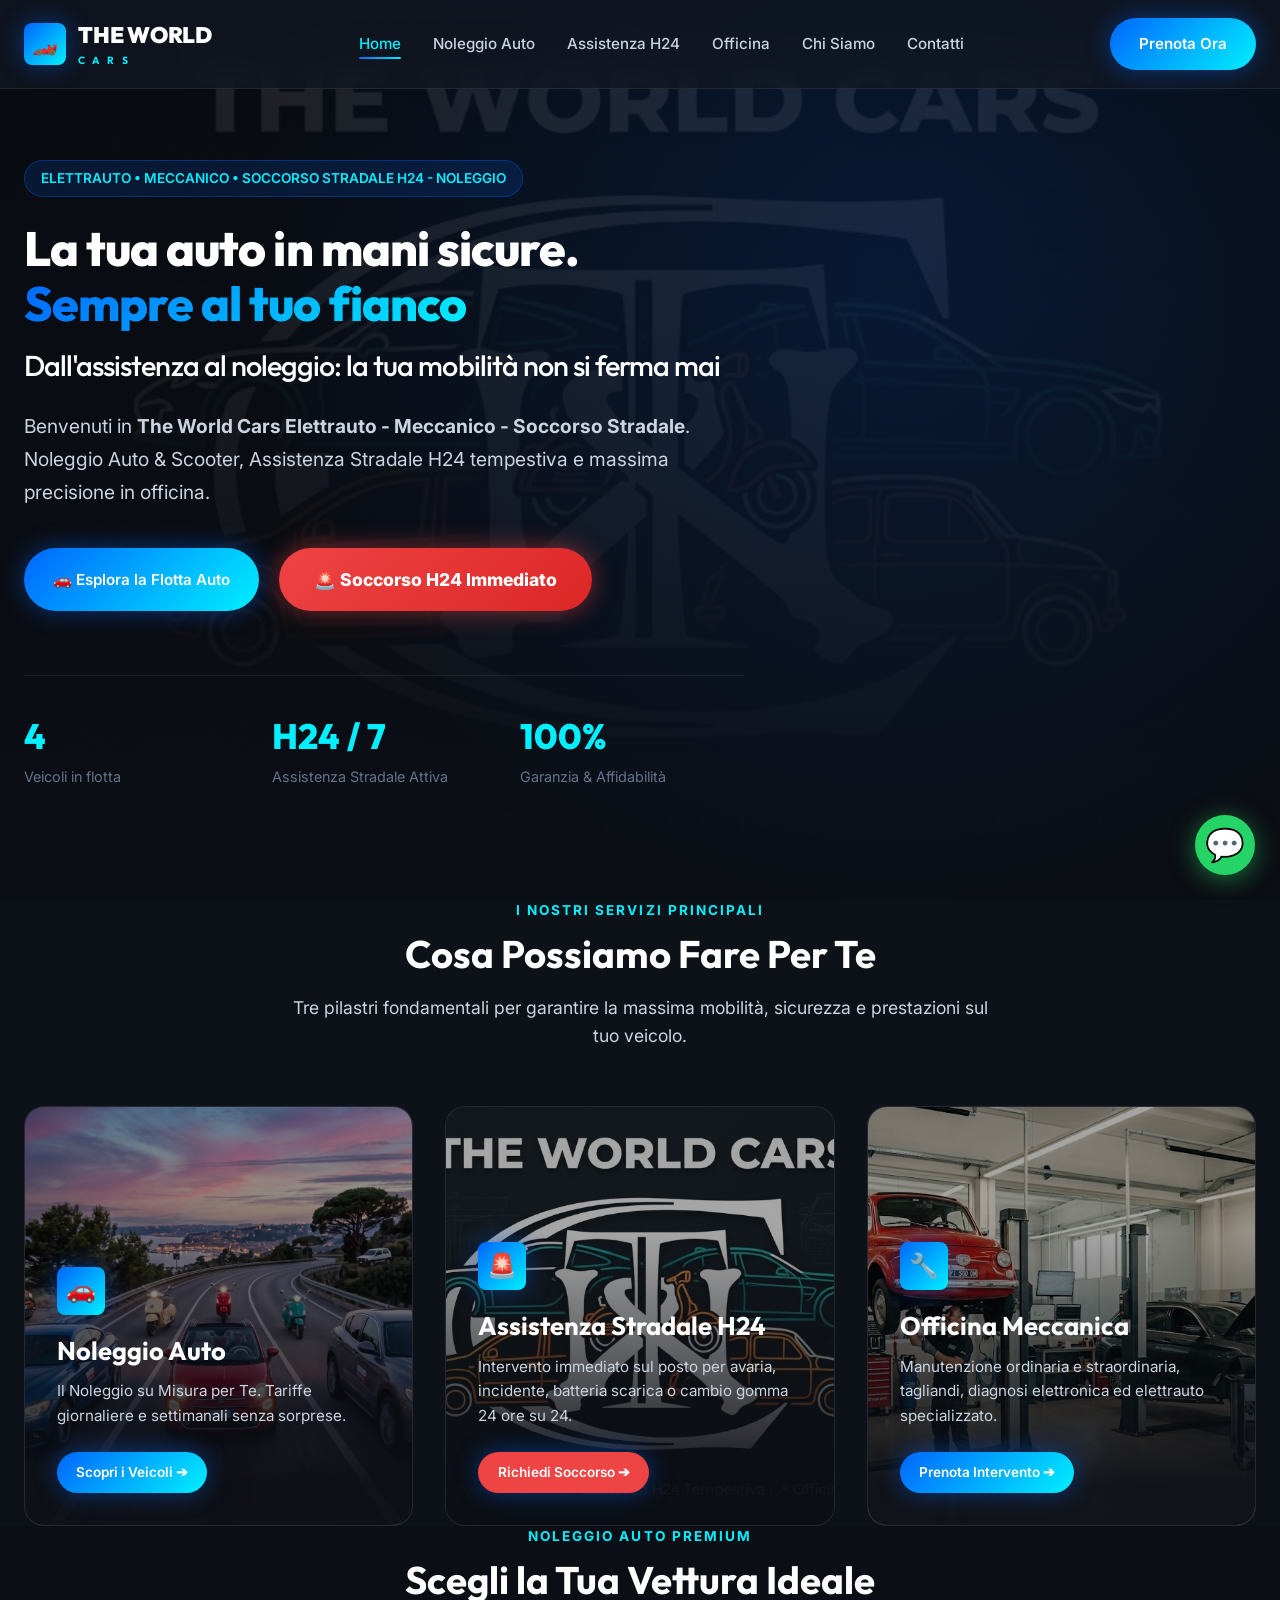
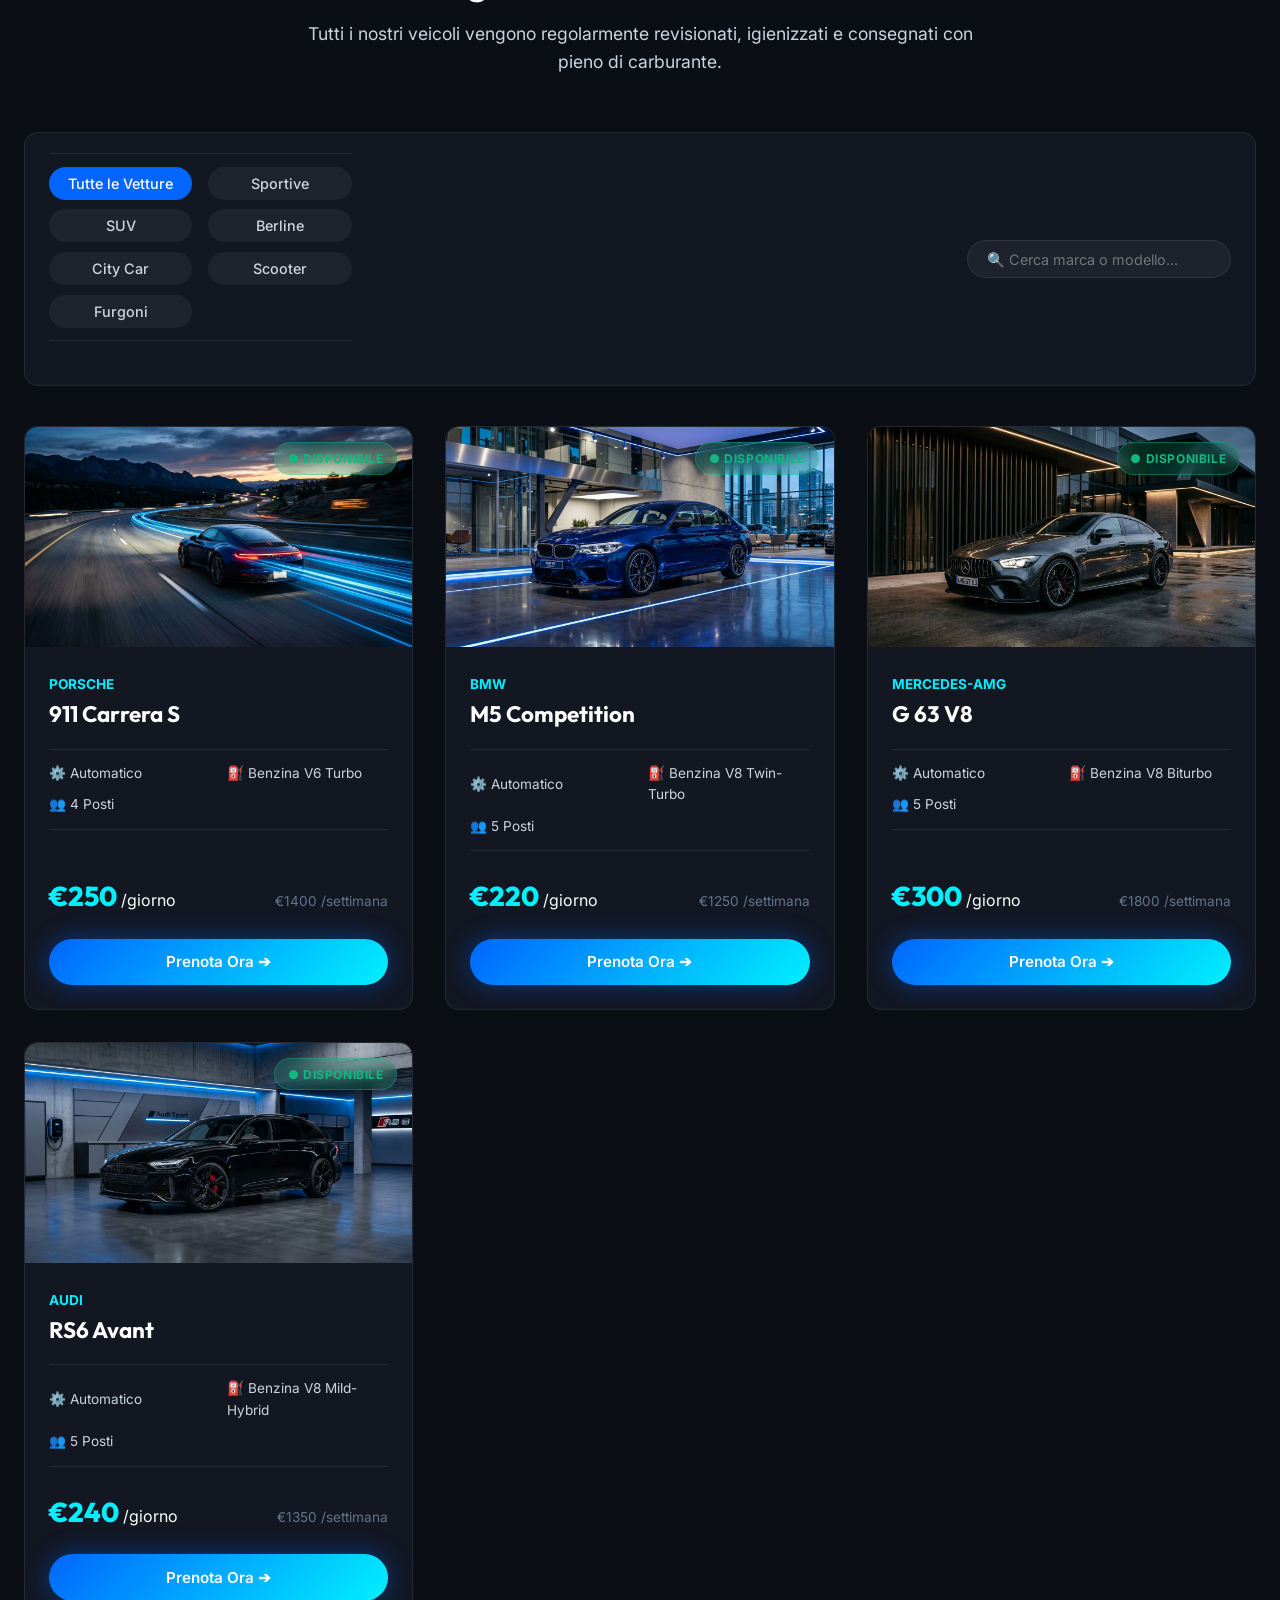
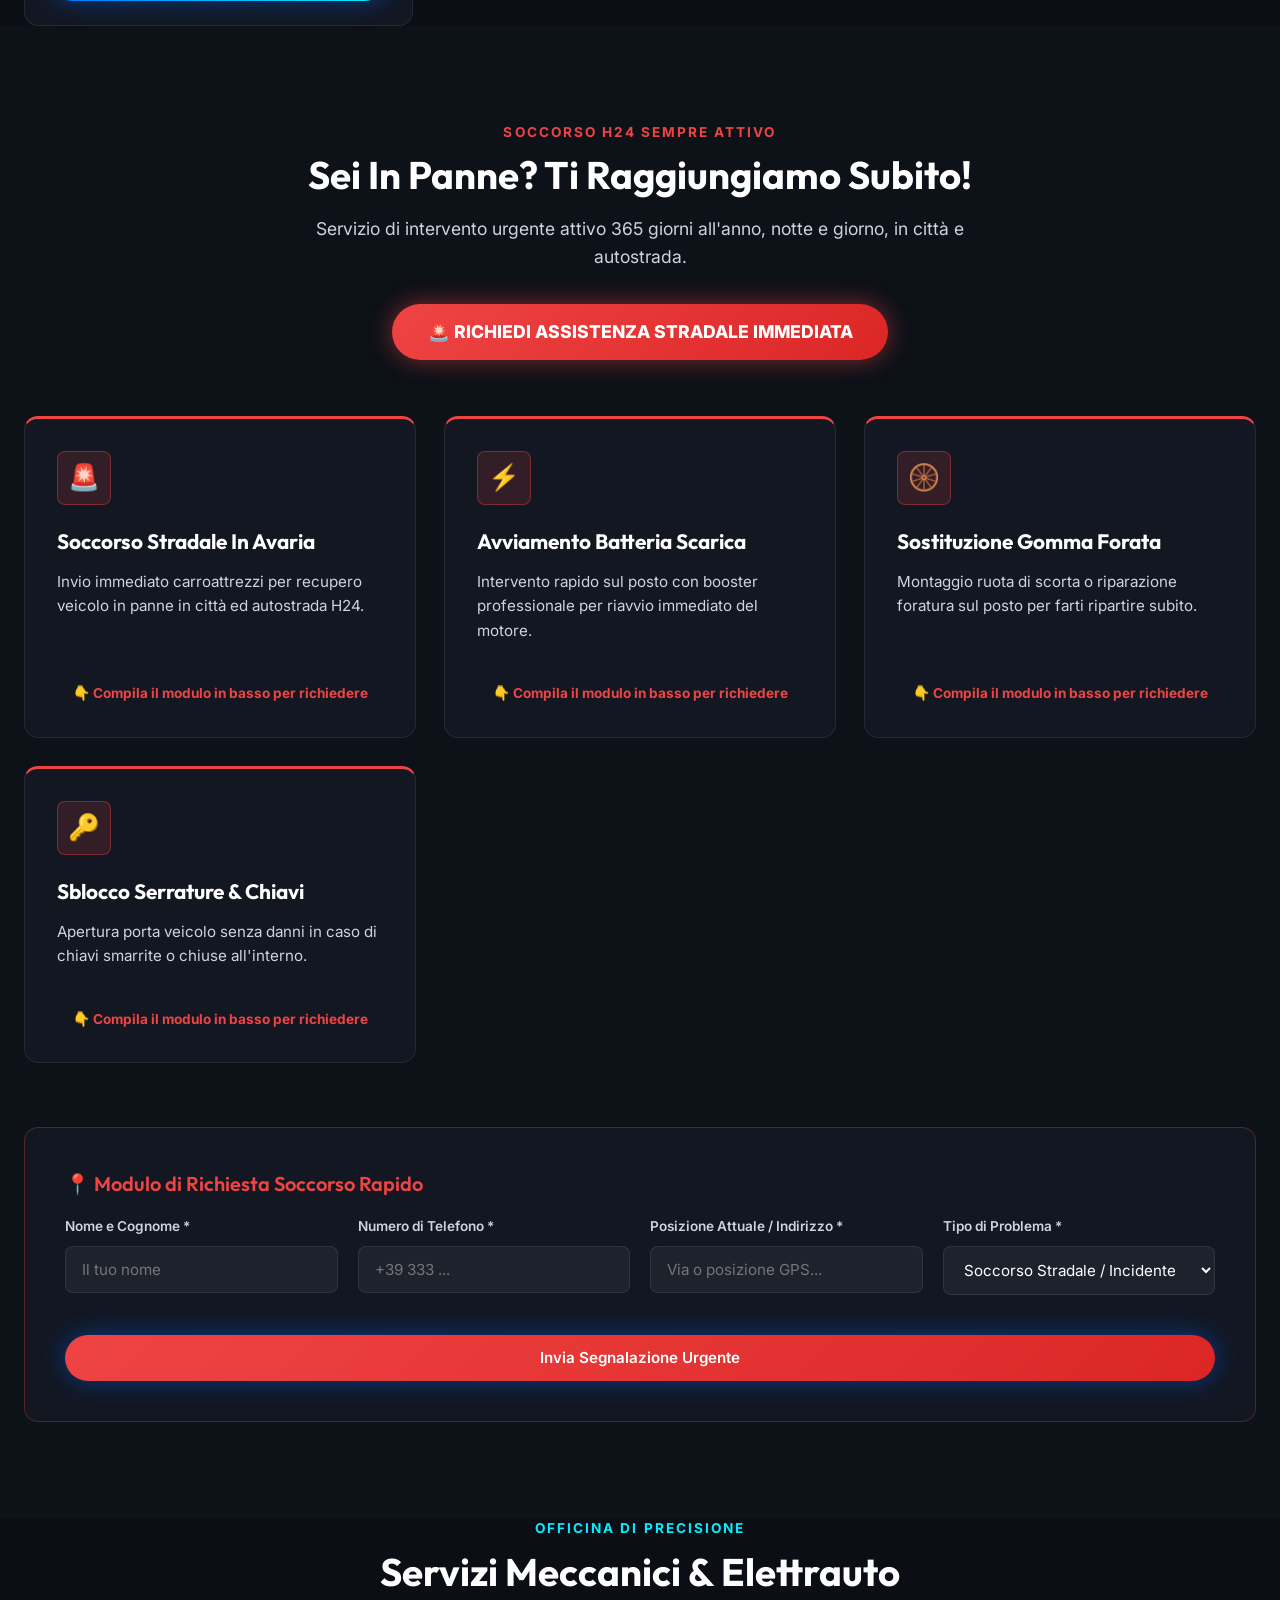
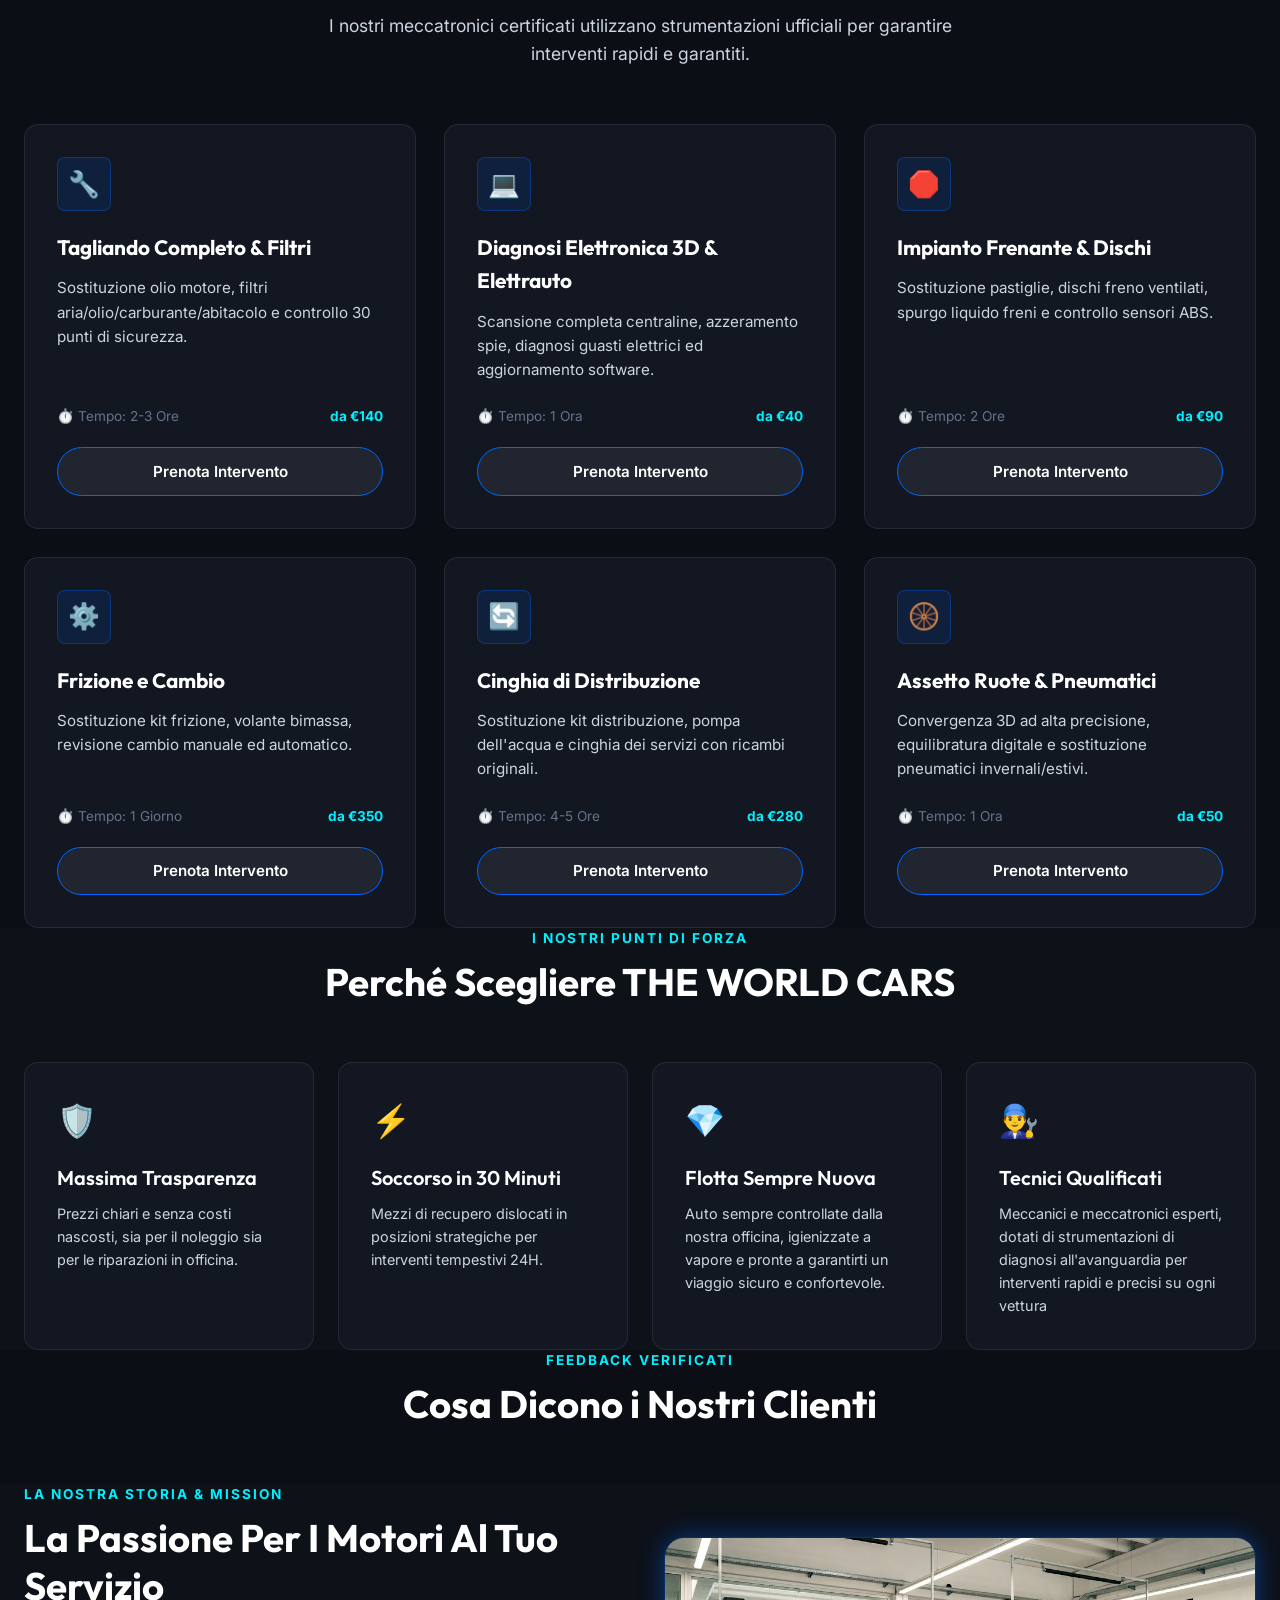
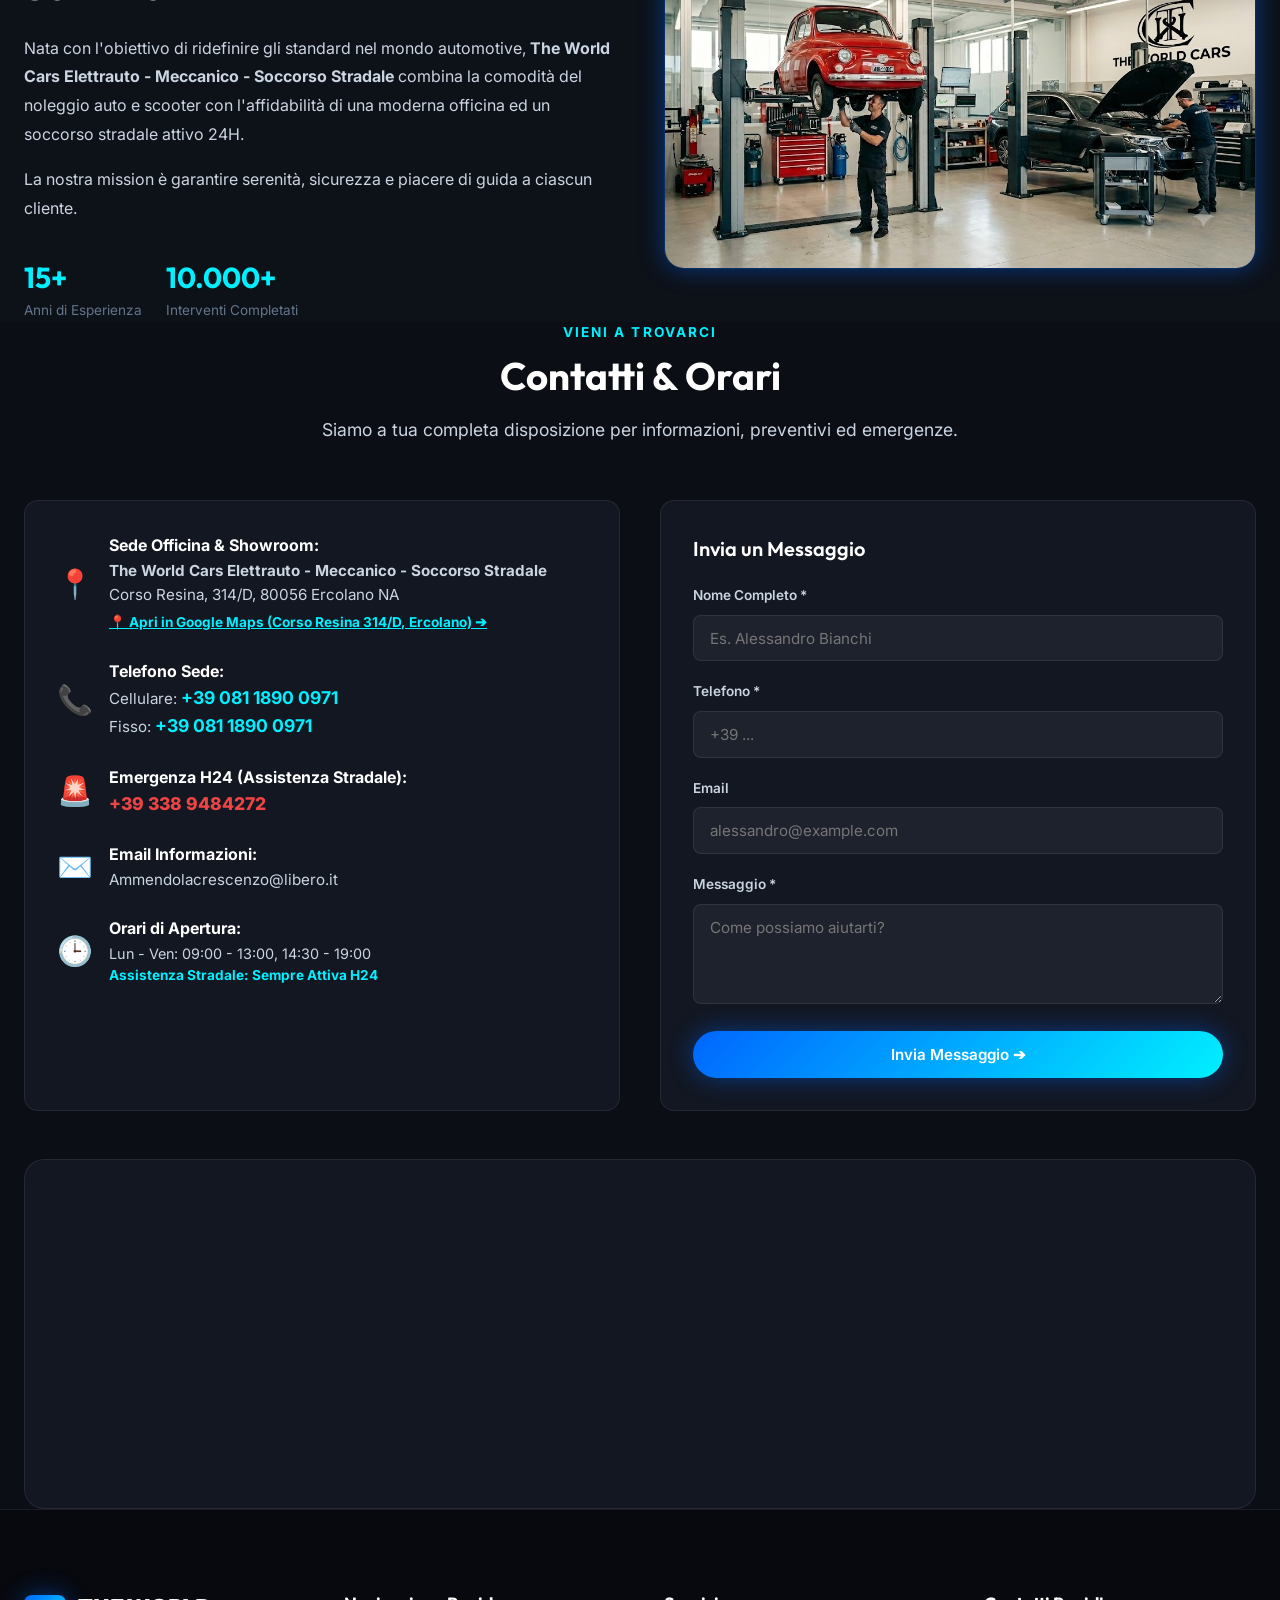
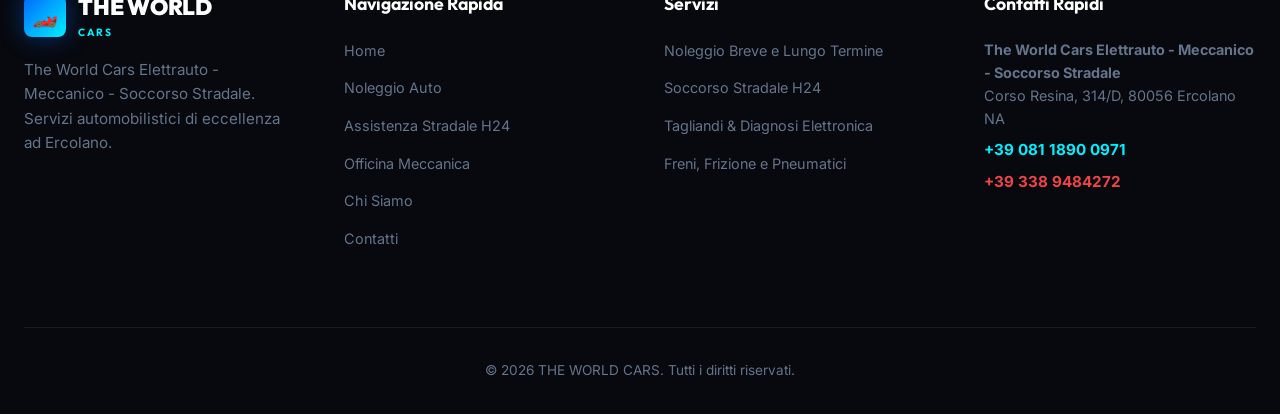
<file: the-world-cars/index.html>
<!DOCTYPE html>
<html lang="it">
<head>
  <meta charset="UTF-8">
  <meta name="viewport" content="width=device-width, initial-scale=1.0">
  <!-- Disabilita Cache (impedisce al telefono di mostrare versioni vecchie) -->
  <meta http-equiv="Cache-Control" content="no-cache, no-store, must-revalidate">
  <meta http-equiv="Pragma" content="no-cache">
  <meta http-equiv="Expires" content="0">
  <title>THE WORLD CARS | Noleggio Auto, Assistenza Stradale H24 & Officina Meccanica</title>

  <!-- SEO & Meta Tags -->
  <meta name="description" content="The World Cars Elettrauto - Meccanico - Soccorso Stradale a Ercolano (NA). Noleggio auto di lusso, assistenza stradale H24 immediata ed officina meccatronica.">
  <meta name="keywords" content="noleggio auto, assistenza stradale 24h, soccorso stradale, elettrauto Ercolano, officina meccanica Ercolano, Corso Resina">
  <meta name="author" content="THE WORLD CARS">
  <meta name="robots" content="index, follow">

  <!-- Open Graph / Social Sharing -->
  <meta property="og:type" content="website">
  <meta property="og:title" content="THE WORLD CARS - Elettrauto, Meccanico & Soccorso Stradale">
  <meta property="og:description" content="Corso Resina 314/D Ercolano NA. Noleggio flotta premium, riparazioni officina e soccorso stradale 24H.">
  <meta property="og:image" content="./assets/images/hero_car.jpg">

  <!-- Stylesheet e CSS Carosello -->
  <link rel="stylesheet" href="./css/style.css">
  <style>
    /* Carosello Immagini Auto */
    .car-carousel-container { position: relative; width: 100%; overflow: hidden; border-radius: var(--radius-md); border: 1px solid var(--border-glass); }
    .car-carousel-track { display: flex; transition: transform 0.3s ease-in-out; width: 100%; }
    .car-carousel-track img { width: 100%; flex-shrink: 0; object-fit: cover; aspect-ratio: 16/9; }
    .car-carousel-btn { position: absolute; top: 50%; transform: translateY(-50%); background: rgba(0,0,0,0.6); color: white; border: none; padding: 0.5rem; cursor: pointer; border-radius: 50%; width: 36px; height: 36px; display: flex; align-items: center; justify-content: center; z-index: 10; font-weight: bold;}
    .car-carousel-btn:hover { background: rgba(0,102,255,0.8); }
    .car-carousel-btn.prev { left: 10px; }
    .car-carousel-btn.next { right: 10px; }
    .car-carousel-dots { position: absolute; bottom: 10px; left: 50%; transform: translateX(-50%); display: flex; gap: 6px; z-index: 10; }
    .car-carousel-dot { width: 8px; height: 8px; border-radius: 50%; background: rgba(255,255,255,0.4); cursor: pointer; }
    .car-carousel-dot.active { background: var(--accent-cyan); box-shadow: 0 0 8px var(--accent-cyan); }
  </style>
</head>
<body>

  <!-- Floating WhatsApp Action Button -->
  <a href="https://wa.me/393339988776" id="whatsapp-float-btn" class="whatsapp-float" target="_blank" aria-label="Contattaci su WhatsApp">
    💬
  </a>

  <!-- Header Navigation -->
  <header class="navbar">
    <div class="container nav-container">
      <a href="#home" class="brand-logo">
        <div class="brand-icon">🏎️</div>
        <div>
          <span>THE WORLD</span>
          <span style="color: var(--accent-cyan); display: block; font-size: 0.65rem; font-weight: 700; letter-spacing: 0.25em;">C A R S</span>
        </div>
      </a>

      <nav>
        <ul class="nav-links">
          <li><a href="#home" class="nav-link active">Home</a></li>
          <li><a href="#noleggio" class="nav-link">Noleggio Auto</a></li>
          <li><a href="#assistenza" class="nav-link">Assistenza H24</a></li>
          <li><a href="#officina" class="nav-link">Officina</a></li>
          <li><a href="#chi-siamo" class="nav-link">Chi Siamo</a></li>
          <li><a href="#contatti" class="nav-link">Contatti</a></li>
        </ul>
      </nav>

      <div class="nav-actions">
        <a href="#noleggio" class="btn btn-primary">Prenota Ora</a>
        <button class="mobile-toggle" aria-label="Menu Mobile">☰</button>
      </div>
    </div>
  </header>

  <!-- HOME SECTION -->
  <section id="home" class="hero">
    <img src="./assets/images/hero_car.jpg" alt="THE WORLD CARS Supercar" class="hero-bg">
    <div class="hero-overlay"></div>
    <div class="container">
      <div class="hero-content">
        <div class="hero-badge">
          ELETTRAUTO • MECCANICO • SOCCORSO STRADALE H24 - NOLEGGIO
        </div>
        <h1 class="heading-lg hero-title" style="font-size: clamp(1.8rem, 4vw, 3rem);">
          La tua auto in mani sicure. <span class="text-gradient">Sempre al tuo fianco</span><br>
          <span style="font-size: 0.6em; font-weight: 500;">Dall'assistenza al noleggio: la tua mobilità non si ferma mai</span>
        </h1>
        <p class="hero-desc">
          Benvenuti in <strong>The World Cars Elettrauto - Meccanico - Soccorso Stradale</strong>. Noleggio Auto & Scooter, Assistenza Stradale H24 tempestiva e massima precisione in officina.
        </p>
        <div class="hero-buttons">
          <a href="#noleggio" class="btn btn-primary">🚗 Esplora la Flotta Auto</a>
          <a href="#assistenza" class="btn btn-emergency">🚨 Soccorso H24 Immediato</a>
        </div>

        <div class="hero-stats">
          <div class="stat-item">
            <h3 id="hero-cars-count">4</h3>
            <p>Veicoli in flotta</p>
          </div>
          <div class="stat-item">
            <h3>H24 / 7</h3>
            <p>Assistenza Stradale Attiva</p>
          </div>
          <div class="stat-item">
            <h3>100%</h3>
            <p>Garanzia & Affidabilità</p>
          </div>
        </div>
      </div>
    </div>
  </section>

  <!-- TRE CATEGORIE PRINCIPALI -->
  <section class="container">
    <div class="section-header">
      <span class="section-subtitle">I Nostri Servizi Principali</span>
      <h2 class="heading-md">Cosa Possiamo Fare Per Te</h2>
      <p>Tre pilastri fondamentali per garantire la massima mobilità, sicurezza e prestazioni sul tuo veicolo.</p>
    </div>

    <div class="categories-grid">
      <div class="category-card">
        <img src="./assets/images/noleggio_main.jpg" alt="Noleggio Auto">
        <div class="category-overlay"></div>
        <div class="category-content">
          <div class="category-icon">🚗</div>
          <h3>Noleggio Auto</h3>
          <p>Il Noleggio su Misura per Te. Tariffe giornaliere e settimanali senza sorprese.</p>
          <a href="#noleggio" class="btn btn-primary" style="font-size: 0.85rem; padding: 0.6rem 1.2rem;">Scopri i Veicoli ➔</a>
        </div>
      </div>

      <div class="category-card">
        <img src="./assets/images/hero_car.jpg" alt="Assistenza Stradale H24">
        <div class="category-overlay"></div>
        <div class="category-content">
          <div class="category-icon">🚨</div>
          <h3>Assistenza Stradale H24</h3>
          <p>Intervento immediato sul posto per avaria, incidente, batteria scarica o cambio gomma 24 ore su 24.</p>
          <a href="#assistenza" class="btn btn-primary" style="font-size: 0.85rem; padding: 0.6rem 1.2rem; background: var(--status-rented);">Richiedi Soccorso ➔</a>
        </div>
      </div>

      <div class="category-card">
        <img src="./assets/images/officina_main.jpg" alt="Officina Meccanica">
        <div class="category-overlay"></div>
        <div class="category-content">
          <div class="category-icon">🔧</div>
          <h3>Officina Meccanica</h3>
          <p>Manutenzione ordinaria e straordinaria, tagliandi, diagnosi elettronica ed elettrauto specializzato.</p>
          <a href="#officina" class="btn btn-primary" style="font-size: 0.85rem; padding: 0.6rem 1.2rem;">Prenota Intervento ➔</a>
        </div>
      </div>
    </div>
  </section>

  <!-- NOLEGGIO AUTO SECTION -->
  <section id="noleggio" class="container">
    <div class="section-header">
      <span class="section-subtitle">Noleggio Auto Premium</span>
      <h2 class="heading-md">Scegli la Tua Vettura Ideale</h2>
      <p>Tutti i nostri veicoli vengono regolarmente revisionati, igienizzati e consegnati con pieno di carburante.</p>
    </div>

    <div class="filter-bar">
      <div class="car-specs-grid" id="filters-container">
        <!-- Rendered dynamically from store.siteConfig.carCategories -->
        <button class="filter-btn active" onclick="filterCategory('Tutte', this)">Tutte le Vetture</button>
      </div>

      <input type="text" class="search-input" placeholder="🔍 Cerca marca o modello..." oninput="handleCarSearch(this.value)">
    </div>

    <div id="cars-grid-container" class="cars-grid">
      <!-- Generated dynamically by app.js -->
    </div>
  </section>

  <!-- ASSISTENZA STRADALE H24 SECTION -->
  <section id="assistenza">
    <div class="container">
      <div class="section-header">
        <span class="section-subtitle" style="color: #EF4444;">Soccorso H24 Sempre Attivo</span>
        <h2 class="heading-md">Sei In Panne? Ti Raggiungiamo Subito!</h2>
        <p>Servizio di intervento urgente attivo 365 giorni all'anno, notte e giorno, in città e autostrada.</p>
        <div style="margin-top: 2rem;">
          <button class="btn btn-emergency" onclick="scrollToEmergencyForm('Soccorso Generico Immediato')">
            🚨 RICHIEDI ASSISTENZA STRADALE IMMEDIATA
          </button>
        </div>
      </div>

      <div id="assistenza-grid-container" class="services-grid">
        <!-- Rendered by app.js -->
      </div>

      <div class="glass-card" style="margin-top: 4rem; padding: 2.5rem; border-color: rgba(239,68,68,0.3);">
        <h3 class="heading-sm" style="margin-bottom: 1rem; color: #EF4444;">📍 Modulo di Richiesta Soccorso Rapido</h3>
        <form id="emergency-form" style="display: grid; grid-template-columns: repeat(auto-fit, minmax(240px, 1fr)); gap: 1.25rem;">
          <input type="text" name="website_hp" style="display:none" tabindex="-1" autocomplete="off">

          <div class="form-group">
            <label class="form-label">Nome e Cognome *</label>
            <input type="text" class="form-control" name="clientName" placeholder="Il tuo nome" required>
          </div>
          <div class="form-group">
            <label class="form-label">Numero di Telefono *</label>
            <input type="tel" class="form-control" name="phone" placeholder="+39 333 ..." required>
          </div>
          <div class="form-group">
            <label class="form-label">Posizione Attuale / Indirizzo *</label>
            <input type="text" class="form-control" name="location" placeholder="Via o posizione GPS..." required>
          </div>
          <div class="form-group">
            <label class="form-label">Tipo di Problema *</label>
            <select class="form-control" name="serviceType" required>
              <option value="Soccorso Stradale">Soccorso Stradale / Incidente</option>
              <option value="Batteria Scarica">Batteria Scarica</option>
              <option value="Foratura Gomma">Pneumatico Forato</option>
              <option value="Guasto Meccanico">Guasto Meccanico / Spie Accese</option>
            </select>
          </div>
          <div style="grid-column: 1/-1;">
            <button type="submit" class="btn btn-primary" style="background: linear-gradient(135deg, #EF4444 0%, #DC2626 100%); width: 100%;">
              Invia Segnalazione Urgente
            </button>
          </div>
        </form>
      </div>
    </div>
  </section>

  <!-- OFFICINA MECCANICA SECTION -->
  <section id="officina" class="container">
    <div class="section-header">
      <span class="section-subtitle">Officina di Precisione</span>
      <h2 class="heading-md">Servizi Meccanici & Elettrauto</h2>
      <p>I nostri meccatronici certificati utilizzano strumentazioni ufficiali per garantire interventi rapidi e garantiti.</p>
    </div>

    <div id="officina-grid-container" class="services-grid">
      <!-- Rendered dynamically by app.js -->
    </div>
  </section>

  <!-- PERCHÈ SCEGLIERE NOI -->
  <section class="container">
    <div class="section-header">
      <span class="section-subtitle">I Nostri Punti di Forza</span>
      <h2 class="heading-md">Perché Scegliere THE WORLD CARS</h2>
    </div>

    <div class="features-grid">
      <div class="glass-card feature-box">
        <div class="feature-icon">🛡️</div>
        <h3 class="heading-sm" style="margin-bottom: 0.5rem;">Massima Trasparenza</h3>
        <p style="color: var(--text-secondary); font-size: 0.9rem;">Prezzi chiari e senza costi nascosti, sia per il noleggio sia per le riparazioni in officina.</p>
      </div>
      <div class="glass-card feature-box">
        <div class="feature-icon">⚡</div>
        <h3 class="heading-sm" style="margin-bottom: 0.5rem;">Soccorso in 30 Minuti</h3>
        <p style="color: var(--text-secondary); font-size: 0.9rem;">Mezzi di recupero dislocati in posizioni strategiche per interventi tempestivi 24H.</p>
      </div>
      <div class="glass-card feature-box">
        <div class="feature-icon">💎</div>
        <h3 class="heading-sm" style="margin-bottom: 0.5rem;">Flotta Sempre Nuova</h3>
        <p style="color: var(--text-secondary); font-size: 0.9rem;">Auto sempre controllate dalla nostra officina, igienizzate a vapore e pronte a garantirti un viaggio sicuro e confortevole.</p>
      </div>
      <div class="glass-card feature-box">
        <div class="feature-icon">👨‍🔧</div>
        <h3 class="heading-sm" style="margin-bottom: 0.5rem;">Tecnici Qualificati</h3>
        <p style="color: var(--text-secondary); font-size: 0.9rem;">Meccanici e meccatronici esperti, dotati di strumentazioni di diagnosi all'avanguardia per interventi rapidi e precisi su ogni vettura</p>
      </div>
    </div>
  </section>

  <!-- RECENSIONI CLIENTI -->
  <section class="container">
    <div class="section-header">
      <span class="section-subtitle">Feedback Verificati</span>
      <h2 class="heading-md">Cosa Dicono i Nostri Clienti</h2>
    </div>

    <!-- Elfsight Google Reviews Widget -->
    <script src="https://elfsightcdn.com/platform.js" async></script>
    <div class="elfsight-app-f3b09745-3f94-42af-8084-b900a7ebbb3a" data-elfsight-app-lazy></div>
  </section>

  <!-- CHI SIAMO SECTION -->
  <section id="chi-siamo" class="container">
    <div style="display: grid; grid-template-columns: repeat(auto-fit, minmax(320px, 1fr)); gap: 3rem; align-items: center;">
      <div>
        <span class="section-subtitle">La Nostra Storia & Mission</span>
        <h2 class="heading-md" style="margin-bottom: 1.5rem;">La Passione Per I Motori Al Tuo Servizio</h2>
        <p style="color: var(--text-secondary); margin-bottom: 1rem; line-height: 1.8;">
          Nata con l'obiettivo di ridefinire gli standard nel mondo automotive, <strong>The World Cars Elettrauto - Meccanico - Soccorso Stradale</strong> combina la comodità del noleggio auto e scooter con l'affidabilità di una moderna officina ed un soccorso stradale attivo 24H.
        </p>
        <p style="color: var(--text-secondary); margin-bottom: 2rem; line-height: 1.8;">
          La nostra mission è garantire serenità, sicurezza e piacere di guida a ciascun cliente.
        </p>
        <div style="display: flex; gap: 1.5rem;">
          <div>
            <strong style="font-family: var(--font-heading); font-size: 1.8rem; color: var(--accent-cyan);">15+</strong>
            <p style="font-size: 0.85rem; color: var(--text-muted);">Anni di Esperienza</p>
          </div>
          <div>
            <strong style="font-family: var(--font-heading); font-size: 1.8rem; color: var(--accent-cyan);">10.000+</strong>
            <p style="font-size: 0.85rem; color: var(--text-muted);">Interventi Completati</p>
          </div>
        </div>
      </div>
      <div>
        <img src="./assets/images/officina_main.jpg" alt="Officina THE WORLD CARS" style="border-radius: var(--radius-lg); border: 1px solid var(--border-glow); box-shadow: var(--accent-glow);">
      </div>
    </div>
  </section>

  <!-- CONTATTI SECTION -->
  <section id="contatti" class="container">
    <div class="section-header">
      <span class="section-subtitle">Vieni a Trovarci</span>
      <h2 class="heading-md">Contatti & Orari</h2>
      <p>Siamo a tua completa disposizione per informazioni, preventivi ed emergenze.</p>
    </div>

    <div style="display: grid; grid-template-columns: repeat(auto-fit, minmax(320px, 1fr)); gap: 2.5rem;">
      <div class="glass-card" style="padding: 2rem; display: flex; flex-direction: column; gap: 1.5rem;">
        <div style="display: flex; gap: 1rem; align-items: center;">
          <div style="font-size: 1.8rem;">📍</div>
          <div>
            <strong>Sede Officina & Showroom:</strong>
            <p class="ui-address" style="color: var(--text-secondary); font-size: 0.95rem;">
              <strong>The World Cars Elettrauto - Meccanico - Soccorso Stradale</strong><br>
              Corso Resina, 314/D, 80056 Ercolano NA
            </p>
            <a href="https://maps.app.goo.gl/b8wTJY17sJqH7vMRA" target="_blank" style="color: var(--accent-cyan); font-size: 0.85rem; font-weight: 700; text-decoration: underline; display: inline-block; margin-top: 0.3rem;">
              📍 Apri in Google Maps (Corso Resina 314/D, Ercolano) ➔
            </a>
          </div>
        </div>

        <div style="display: flex; gap: 1rem; align-items: center;">
          <div style="font-size: 1.8rem;">📞</div>
          <div>
            <strong>Telefono Sede:</strong><br>
            <span style="color: var(--text-secondary); font-size: 0.95rem;">Cellulare: </span>
            <span class="ui-phone" style="color: var(--accent-cyan); font-weight: 700; font-size: 1.1rem;">+39 081 1890 0971</span><br>
            <span style="color: var(--text-secondary); font-size: 0.95rem;">Fisso: </span>
            <span style="color: var(--accent-cyan); font-weight: 700; font-size: 1.1rem;">+39 081 1890 0971</span>
          </div>
        </div>

        <div style="display: flex; gap: 1rem; align-items: center;">
          <div style="font-size: 1.8rem;">🚨</div>
          <div>
            <strong>Emergenza H24 (Assistenza Stradale):</strong>
            <p class="ui-emergency-phone" style="color: #EF4444; font-weight: 800; font-size: 1.1rem;">+39 338 9484272</p>
          </div>
        </div>

        <div style="display: flex; gap: 1rem; align-items: center;">
          <div style="font-size: 1.8rem;">✉️</div>
          <div>
            <strong>Email Informazioni:</strong>
            <p class="ui-email" style="color: var(--text-secondary); font-size: 0.95rem;">Ammendolacrescenzo@libero.it</p>
          </div>
        </div>

        <div style="display: flex; gap: 1rem; align-items: center;">
          <div style="font-size: 1.8rem;">🕒</div>
          <div>
            <strong>Orari di Apertura:</strong>
            <p style="color: var(--text-secondary); font-size: 0.9rem;">Lun - Ven: 09:00 - 13:00, 14:30 - 19:00</p>
            <p style="color: var(--accent-cyan); font-size: 0.85rem; font-weight: 700;">Assistenza Stradale: Sempre Attiva H24</p>
          </div>
        </div>
      </div>

      <div class="glass-card" style="padding: 2rem;">
        <h3 class="heading-sm" style="margin-bottom: 1.25rem;">Invia un Messaggio</h3>
        <form id="contact-form">
          <input type="text" name="website_hp" style="display:none" tabindex="-1" autocomplete="off">

          <div class="form-group">
            <label class="form-label">Nome Completo *</label>
            <input type="text" class="form-control" name="name" required placeholder="Es. Alessandro Bianchi">
          </div>
          <div class="form-group">
            <label class="form-label">Telefono *</label>
            <input type="tel" class="form-control" name="phone" required placeholder="+39 ...">
          </div>
          <div class="form-group">
            <label class="form-label">Email</label>
            <input type="email" class="form-control" name="email" placeholder="alessandro@example.com">
          </div>
          <div class="form-group">
            <label class="form-label">Messaggio *</label>
            <textarea class="form-control" name="message" required placeholder="Come possiamo aiutarti?"></textarea>
          </div>
          <button type="submit" class="btn btn-primary" style="width: 100%;">Invia Messaggio ➔</button>
        </form>
      </div>
    </div>

    <!-- Google Map Embed with Exact Ercolano Address -->
    <div class="glass-card" style="margin-top: 3rem; overflow: hidden; height: 350px; border-radius: var(--radius-lg);">
      <iframe id="google-map-iframe" title="Google Map Showroom" src="https://maps.google.com/maps?q=Corso%20Resina,%20314/D,%2080056%20Ercolano%20NA&z=16&output=embed" width="100%" height="100%" style="border:0; filter: invert(90%) hue-rotate(180deg);" allowfullscreen="" loading="lazy"></iframe>
    </div>
  </section>

  <!-- FOOTER -->
  <footer class="footer">
    <div class="container">
      <div class="footer-grid">
        <div class="footer-brand">
          <div class="brand-logo">
            <div class="brand-icon">🏎️</div>
            <div>
              <span>THE WORLD</span>
              <span style="color: var(--accent-cyan); display: block; font-size: 0.65rem; font-weight: 700;">C A R S</span>
            </div>
          </div>
          <p>The World Cars Elettrauto - Meccanico - Soccorso Stradale. Servizi automobilistici di eccellenza ad Ercolano.</p>
        </div>

        <div>
          <h4 class="footer-title">Navigazione Rapida</h4>
          <ul class="footer-links">
            <li><a href="#home">Home</a></li>
            <li><a href="#noleggio">Noleggio Auto</a></li>
            <li><a href="#assistenza">Assistenza Stradale H24</a></li>
            <li><a href="#officina">Officina Meccanica</a></li>
            <li><a href="#chi-siamo">Chi Siamo</a></li>
            <li><a href="#contatti">Contatti</a></li>
          </ul>
        </div>

        <div>
          <h4 class="footer-title">Servizi</h4>
          <ul class="footer-links">
            <li><a href="#noleggio">Noleggio Breve e Lungo Termine</a></li>
            <li><a href="#assistenza">Soccorso Stradale H24</a></li>
            <li><a href="#officina">Tagliandi & Diagnosi Elettronica</a></li>
            <li><a href="#officina">Freni, Frizione e Pneumatici</a></li>
          </ul>
        </div>

        <div>
          <h4 class="footer-title">Contatti Rapidi</h4>
          <p class="ui-address" style="color: var(--text-muted); font-size: 0.9rem; margin-bottom: 0.5rem;">Corso Resina, 314/D, Ercolano NA</p>
          <p class="ui-phone" style="color: var(--accent-cyan); font-weight: 700; font-size: 0.95rem; margin-bottom: 0.5rem;">Tel: +39 081 7776655</p>
          <p class="ui-emergency-phone" style="color: #EF4444; font-weight: 700; font-size: 0.95rem;">H24: +39 333 9988776</p>
        </div>
      </div>

      <div class="footer-bottom">
        <p>&copy; 2026 THE WORLD CARS. Tutti i diritti riservati.</p>
      </div>
    </div>
  </footer>

  <!-- CAR DETAIL & BOOKING MODAL -->
  <div id="car-modal" class="modal-backdrop">
    <div class="modal-container">
      <button class="modal-close" aria-label="Chiudi">✕</button>
      <div id="car-modal-content">
        <!-- Rendered by app.js -->
      </div>
    </div>
  </div>

  <!-- EDIT EXISTING CAR MODAL WITH DRAG & DROP -->
  <div id="edit-car-modal" class="modal-backdrop">
    <div class="modal-container" style="max-width: 700px;">
      <button class="modal-close" aria-label="Chiudi">✕</button>
      <h2 class="heading-md" style="margin-bottom: 1.5rem;">✏️ Modifica Dettagli Veicolo</h2>
      <form id="edit-car-form" onsubmit="handleEditCarSubmit(event)" style="display: grid; grid-template-columns: repeat(auto-fit, minmax(240px, 1fr)); gap: 1.25rem;">
        <input type="hidden" name="carId">

        <div class="form-group">
          <label class="form-label">Marca *</label>
          <input type="text" class="form-control" name="brand" required>
        </div>

        <div class="form-group">
          <label class="form-label">Modello *</label>
          <input type="text" class="form-control" name="model" required>
        </div>

        <div class="form-group">
          <label class="form-label">Categoria *</label>
          <select class="form-control" name="category" id="editcar-category-select" required>
            <!-- Generated by JS -->
          </select>
        </div>

        <div class="form-group">
          <label class="form-label">Cambio *</label>
          <select class="form-control" name="gearbox" required>
            <option value="Automatico">Automatico</option>
            <option value="Manuale">Manuale</option>
          </select>
        </div>

        <div class="form-group">
          <label class="form-label">Alimentazione *</label>
          <input type="text" class="form-control" name="fuel" required>
        </div>

        <div class="form-group">
          <label class="form-label">Posti</label>
          <input type="number" class="form-control" name="seats" required>
        </div>

        <div class="form-group">
          <label class="form-label">Bagagli</label>
          <input type="text" class="form-control" name="luggage" required>
        </div>

        <div class="form-group">
          <label class="form-label">Prezzo al Giorno (€) *</label>
          <input type="number" class="form-control" name="priceDaily" required>
        </div>

        <div class="form-group">
          <label class="form-label">Prezzo alla Settimana (€) *</label>
          <input type="number" class="form-control" name="priceWeekly" required>
        </div>

        <div class="form-group">
          <label class="form-label">Aria Condizionata</label>
          <select class="form-control" name="ac">
            <option value="true">Sì (❄️)</option>
            <option value="false">No</option>
          </select>
        </div>

        <div class="form-group">
          <label class="form-label">Cavalli (CV)</label>
          <input type="number" class="form-control" name="cv" placeholder="Es. 250">
        </div>

        <div class="form-group" style="grid-column: 1/-1;">
          <label class="form-label">Immagine Principale (1) *</label>
          <div class="dropzone">
            <p>📁 Trascina o clicca per caricare</p>
            <input type="file" accept="image/*" style="display: none;">
            <img class="dropzone-preview" style="display: none;">
          </div>
          <input type="text" class="form-control" name="image" placeholder="URL immagine" required>
        </div>
        
        <div class="form-group">
          <label class="form-label">Immagine Aggiuntiva (2)</label>
          <div class="dropzone">
            <p>📁 Trascina o clicca</p>
            <input type="file" accept="image/*" style="display: none;">
            <img class="dropzone-preview" style="display: none;">
          </div>
          <input type="text" class="form-control" name="image2" placeholder="URL immagine 2">
        </div>

        <div class="form-group">
          <label class="form-label">Immagine Aggiuntiva (3)</label>
          <div class="dropzone">
            <p>📁 Trascina o clicca</p>
            <input type="file" accept="image/*" style="display: none;">
            <img class="dropzone-preview" style="display: none;">
          </div>
          <input type="text" class="form-control" name="image3" placeholder="URL immagine 3">
        </div>

        <div class="form-group" style="grid-column: 1/-1;">
          <label class="form-label">Descrizione Veicolo</label>
          <textarea class="form-control" name="description"></textarea>
        </div>

        <div style="grid-column: 1/-1;">
          <button type="submit" class="btn btn-primary" style="width: 100%;">💾 Salva Modifiche Veicolo</button>
        </div>
      </form>
    </div>
  </div>

  <!-- OFFICINA BOOKING MODAL -->
  <div id="officina-modal" class="modal-backdrop">
    <div class="modal-container">
      <button class="modal-close" aria-label="Chiudi">✕</button>
      <h2 class="heading-md" style="margin-bottom: 1.5rem;">Prenota Intervento in Officina</h2>
      <form id="officina-booking-form">
        <input type="text" name="website_hp" style="display:none" tabindex="-1" autocomplete="off">

        <div class="form-group">
          <label class="form-label">Servizio Richiesto *</label>
          <select class="form-control" name="serviceName" id="officina-service-select" required>
            <option value="Tagliando Completo">Tagliando Completo</option>
            <option value="Diagnosi Elettronica">Diagnosi Elettronica</option>
            <option value="Impianto Frenante & Dischi">Impianto Frenante & Dischi</option>
            <option value="Frizione e Cambio">Frizione e Cambio</option>
            <option value="Cinghia di Distribuzione">Cinghia di Distribuzione</option>
            <option value="Cambio Olio & Filtri">Cambio Olio & Filtri</option>
            <option value="Assetto e Convergenza">Assetto e Convergenza</option>
            <option value="Sospensioni ed Ammortizzatori">Sospensioni ed Ammortizzatori</option>
            <option value="Pneumatici & Equilibratura">Pneumatici & Equilibratura</option>
          </select>
        </div>

        <div style="display: grid; grid-template-columns: repeat(auto-fit, minmax(min(100%, 250px), 1fr)); gap: 1rem;">
          <div class="form-group">
            <label class="form-label">Data Preferita *</label>
            <input type="date" class="form-control" name="date" required>
          </div>
          <div class="form-group">
            <label class="form-label">Marca & Modello Veicolo *</label>
            <input type="text" class="form-control" name="vehicle" placeholder="Es. Audi A4 2021" required>
          </div>
        </div>

        <div class="form-group">
          <label class="form-label">Nome e Cognome *</label>
          <input type="text" class="form-control" name="clientName" placeholder="Es. Marco Rossi" required>
        </div>

        <div class="form-group">
          <label class="form-label">Telefono / WhatsApp *</label>
          <input type="tel" class="form-control" name="phone" placeholder="+39 333 ..." required>
        </div>

        <div class="form-group">
          <label class="form-label">Email (Facoltativa)</label>
          <input type="email" class="form-control" name="email" placeholder="marco@example.com">
        </div>

        <div class="form-group">
          <label class="form-label">Note Aggiuntive / Sintomi del Guasto</label>
          <textarea class="form-control" name="notes" placeholder="Descrivi eventuali rumori, spie o sintomi..."></textarea>
        </div>

        <button type="submit" class="btn btn-primary" style="width: 100%; margin-top: 1rem;">
          Conferma Prenotazione Officina
        </button>
      </form>
    </div>
  </div>

  <!-- ADMIN ADD/EDIT OFFICINA SERVICE MODAL -->
  <div id="officina-service-modal" class="modal-backdrop">
    <div class="modal-container" style="max-width: 600px;">
      <button class="modal-close" aria-label="Chiudi">✕</button>
      <h2 id="officina-service-modal-title" class="heading-md" style="margin-bottom: 1.5rem;">Gestione Servizio Officina</h2>
      <form id="officina-service-form" onsubmit="handleOfficinaServiceSubmit(event)">
        <input type="hidden" name="serviceId">

        <div class="form-group">
          <label class="form-label">Scegli Emoticon / Icona *</label>
          <select class="form-control" name="icon" required>
            <option value="🔧">🔧 Chiave Meccanica</option>
            <option value="💻">💻 Computer Diagnosi</option>
            <option value="🛑">🛑 Freni e Dischi</option>
            <option value="⚙️">⚙️ Ingranaggi & Cambio</option>
            <option value="🔄">🔄 Cinghia & Distribuzione</option>
            <option value="🛢️">🛢️ Olio & Filtri</option>
            <option value="🎯">🎯 Convergenza & Assetto</option>
            <option value="🏗️">🏗️ Ammortizzatori</option>
            <option value="🛞">🛞 Pneumatici</option>
          </select>
        </div>

        <div class="form-group">
          <label class="form-label">Titolo Servizio *</label>
          <input type="text" class="form-control" name="title" required placeholder="Es. Tagliando Completo">
        </div>

        <div class="form-group">
          <label class="form-label">Descrizione *</label>
          <textarea class="form-control" name="description" required placeholder="Descrizione dettagliata..."></textarea>
        </div>

        <div style="display: grid; grid-template-columns: 1fr 1fr; gap: 1rem;">
          <div class="form-group">
            <label class="form-label">Tempo Stimato *</label>
            <input type="text" class="form-control" name="time" required placeholder="Es. 2-3 Ore">
          </div>
          <div class="form-group">
            <label class="form-label">Prezzo Indicativo *</label>
            <input type="text" class="form-control" name="price" required placeholder="Es. da €140">
          </div>
        </div>

        <button type="submit" class="btn btn-primary" style="width: 100%; margin-top: 1rem;">💾 Salva Servizio Officina</button>
      </form>
    </div>
  </div>

  <!-- ADMIN ADD/EDIT ASSISTENZA SERVICE MODAL -->
  <div id="assistenza-service-modal" class="modal-backdrop">
    <div class="modal-container" style="max-width: 600px;">
      <button class="modal-close" aria-label="Chiudi">✕</button>
      <h2 id="assistenza-service-modal-title" class="heading-md" style="margin-bottom: 1.5rem;">Gestione Servizio Soccorso Stradale</h2>
      <form id="assistenza-service-form" onsubmit="handleAssistenzaServiceSubmit(event)">
        <input type="hidden" name="serviceId">

        <div class="form-group">
          <label class="form-label">Scegli Emoticon / Icona *</label>
          <select class="form-control" name="icon" required>
            <option value="🚨">🚨 Lampeggiante Emergenza</option>
            <option value="⚡">⚡ Batteria & Avviamento</option>
            <option value="🛞">🛞 Foratura Gomma</option>
            <option value="🔑">🔑 Sblocco Serrature</option>
            <option value="🚛">🚛 Carroattrezzi</option>
            <option value="🏎️">🏎️ Recupero Veloce</option>
          </select>
        </div>

        <div class="form-group">
          <label class="form-label">Titolo Servizio *</label>
          <input type="text" class="form-control" name="title" required placeholder="Es. Soccorso In Avaria">
        </div>

        <div class="form-group">
          <label class="form-label">Descrizione *</label>
          <textarea class="form-control" name="description" required placeholder="Descrizione dell'intervento..."></textarea>
        </div>

        <div class="form-group">
          <label class="form-label">Tempo Medio Arrivo *</label>
          <input type="text" class="form-control" name="time" required placeholder="Es. 30 Minuti">
        </div>

        <button type="submit" class="btn btn-primary" style="width: 100%; margin-top: 1rem;">💾 Salva Servizio Soccorso</button>
      </form>
    </div>
  </div>

  <!-- ADMIN PANEL MODAL -->
  <div id="admin-modal" class="modal-backdrop">
    <div class="modal-container" style="max-width: 1050px;">
      <button class="modal-close" aria-label="Chiudi">✕</button>

      <div id="admin-login-box" style="max-width: 400px; margin: 2rem auto; text-align: center;">
        <div style="font-size: 3rem; margin-bottom: 1rem;">🔒</div>
        <h2 class="heading-md" style="margin-bottom: 0.5rem;">Accesso Amministratore</h2>
        <p style="color: var(--text-muted); font-size: 0.9rem; margin-bottom: 1.5rem;">Inserisci la password di amministrazione per accedere al pannello di controllo.</p>

        <form onsubmit="handleAdminLogin(event)">
          <div class="form-group">
            <input type="password" id="admin-password-input" class="form-control" placeholder="Password Amministratore" required>
          </div>
          <button type="submit" class="btn btn-primary" style="width: 100%;">Accedi con Hash SHA-256</button>
        </form>
      </div>

      <div id="admin-dashboard-box" style="display: none;">
        <div class="admin-header">
          <div>
            <h2 class="heading-md">Pannello Amministratore</h2>
            <p style="color: var(--text-muted); font-size: 0.9rem;">Gestione flotta auto, servizi officina & soccorso, richieste e configurazione.</p>
          </div>
          <div style="display: flex; gap: 1rem; align-items: center;">
            <span style="font-size: 0.85rem; color: var(--accent-cyan); background: rgba(0,102,255,0.15); padding: 0.4rem 0.8rem; border-radius: var(--radius-full);" id="admin-stat-requests">0 Nuove</span>
            <span style="font-size: 0.85rem; color: #10B981; background: rgba(16,185,129,0.15); padding: 0.4rem 0.8rem; border-radius: var(--radius-full);" id="admin-stat-cars">0 Disponibili</span>
            <button class="btn btn-secondary" style="padding: 0.4rem 0.8rem; font-size: 0.8rem; background: rgba(239,68,68,0.2);" onclick="handleAdminLogout()">🚪 Logout</button>
          </div>
        </div>

        <div class="admin-tabs">
          <button class="admin-tab-btn active" data-tab="requests">📋 Richieste Ricevute</button>
          <button class="admin-tab-btn" data-tab="cars">🚗 Flotta Auto</button>
          <button class="admin-tab-btn" data-tab="addcar">➕ Aggiungi Auto</button>
          <button class="admin-tab-btn" data-tab="services">⚙️ Servizi Officina & Soccorso</button>
          <button class="admin-tab-btn" data-tab="settings">🛠️ Impostazioni, Logo & Gmail</button>
        </div>

        <!-- TAB 1: Requests -->
        <div id="admin-tab-requests" class="admin-tab-content">
          <div style="margin-bottom: 1rem;">
            <input type="text" class="search-input" placeholder="🔍 Cerca cliente, telefono o tipo..." style="width: 100%;" oninput="handleAdminSearch(this.value)">
          </div>

          <div class="table-responsive">
            <table class="admin-table">
              <thead>
                <tr>
                  <th>ID</th>
                  <th>Tipo</th>
                  <th>Cliente</th>
                  <th>Veicolo/Servizio</th>
                  <th>Date</th>
                  <th>Stato</th>
                  <th>Azione</th>
                </tr>
              </thead>
              <tbody id="admin-requests-table-body">
                <!-- Rendered by admin.js -->
              </tbody>
            </table>
          </div>
        </div>

        <!-- TAB 2: Manage Cars -->
        <div id="admin-tab-cars" class="admin-tab-content" style="display: none;">
          <div class="table-responsive">
            <table class="admin-table">
              <thead>
                <tr>
                  <th>Foto</th>
                  <th>Veicolo</th>
                  <th>Categoria</th>
                  <th>Prezzo</th>
                  <th>Disponibilità</th>
                  <th>Azioni</th>
                </tr>
              </thead>
              <tbody id="admin-cars-table-body">
                <!-- Rendered by admin.js -->
              </tbody>
            </table>
          </div>
        </div>

        <!-- TAB 3: Add Car Form with Drag & Drop -->
        <div id="admin-tab-addcar" class="admin-tab-content" style="display: none;">
          <form onsubmit="handleAddCarSubmit(event)" style="display: grid; grid-template-columns: repeat(auto-fit, minmax(240px, 1fr)); gap: 1.25rem;">
            <div class="form-group">
              <label class="form-label">Marca *</label>
              <input type="text" class="form-control" name="brand" placeholder="Es. BMW, Porsche" required>
            </div>

            <div class="form-group">
              <label class="form-label">Modello *</label>
              <input type="text" class="form-control" name="model" placeholder="Es. M4 Coupe" required>
            </div>

            <div class="form-group">
              <label class="form-label">Categoria *</label>
              <select class="form-control" name="category" id="addcar-category-select" required>
                <!-- Generated by JS -->
              </select>
            </div>

            <div class="form-group">
              <label class="form-label">Cambio *</label>
              <select class="form-control" name="gearbox" required>
                <option value="Automatico">Automatico</option>
                <option value="Manuale">Manuale</option>
              </select>
            </div>

            <div class="form-group">
              <label class="form-label">Alimentazione *</label>
              <input type="text" class="form-control" name="fuel" placeholder="Benzina V8, Diesel Hybrid..." required>
            </div>

            <div class="form-group">
              <label class="form-label">Posti</label>
              <input type="number" class="form-control" name="seats" placeholder="5" required>
            </div>

            <div class="form-group">
              <label class="form-label">Bagagli</label>
              <input type="text" class="form-control" name="luggage" placeholder="2 Valigie" required>
            </div>

            <div class="form-group">
              <label class="form-label">Prezzo al Giorno (€) *</label>
              <input type="number" class="form-control" name="priceDaily" required placeholder="120">
            </div>

            <div class="form-group">
              <label class="form-label">Prezzo alla Settimana (€) *</label>
              <input type="number" class="form-control" name="priceWeekly" required placeholder="700">
            </div>

            <div class="form-group">
              <label class="form-label">Aria Condizionata</label>
              <select class="form-control" name="ac">
                <option value="true">Sì (❄️)</option>
                <option value="false">No</option>
              </select>
            </div>

            <div class="form-group">
              <label class="form-label">Cavalli (CV)</label>
              <input type="number" class="form-control" name="cv" placeholder="Es. 250">
            </div>

            <div class="form-group" style="grid-column: 1/-1;">
              <label class="form-label">Immagine Principale (1) *</label>
              <div class="dropzone">
                <p>📁 Trascina o clicca per caricare</p>
                <input type="file" accept="image/*" style="display: none;">
                <img class="dropzone-preview" style="display: none;">
              </div>
              <input type="text" class="form-control" name="image" placeholder="URL immagine" required>
            </div>
            
            <div class="form-group">
              <label class="form-label">Immagine Aggiuntiva (2)</label>
              <div class="dropzone">
                <p>📁 Trascina o clicca</p>
                <input type="file" accept="image/*" style="display: none;">
                <img class="dropzone-preview" style="display: none;">
              </div>
              <input type="text" class="form-control" name="image2" placeholder="URL immagine 2">
            </div>

            <div class="form-group">
              <label class="form-label">Immagine Aggiuntiva (3)</label>
              <div class="dropzone">
                <p>📁 Trascina o clicca</p>
                <input type="file" accept="image/*" style="display: none;">
                <img class="dropzone-preview" style="display: none;">
              </div>
              <input type="text" class="form-control" name="image3" placeholder="URL immagine 3">
            </div>

            <div class="form-group" style="grid-column: 1/-1;">
              <label class="form-label">Descrizione Veicolo</label>
              <textarea class="form-control" name="description" placeholder="Descrizione delle prestazioni, optional ed equipaggiamento..."></textarea>
            </div>

            <div style="grid-column: 1/-1;">
              <button type="submit" class="btn btn-primary" style="width: 100%;">➕ Aggiungi Auto Alla Flotta</button>
            </div>
          </form>
        </div>

        <!-- TAB 4: Manage Services (Officina & Soccorso) -->
        <div id="admin-tab-services" class="admin-tab-content" style="display: none;">
          <div style="display: flex; justify-content: space-between; align-items: center; margin-bottom: 1.5rem;">
            <h3 class="heading-sm" style="color: var(--accent-cyan);">🔧 Servizi Officina Meccanica</h3>
            <button class="btn btn-primary" style="font-size: 0.85rem; padding: 0.5rem 1rem;" onclick="openAddOfficinaModal()">➕ Aggiungi Servizio Officina</button>
          </div>

          <div class="table-responsive" style="margin-bottom: 3rem;">
            <table class="admin-table">
              <thead>
                <tr>
                  <th>Icona</th>
                  <th>Servizio</th>
                  <th>Descrizione</th>
                  <th>Tempo</th>
                  <th>Prezzo</th>
                  <th>Azioni</th>
                </tr>
              </thead>
              <tbody id="admin-officina-services-body">
                <!-- Rendered by admin.js -->
              </tbody>
            </table>
          </div>

          <div style="display: flex; justify-content: space-between; align-items: center; margin-bottom: 1.5rem;">
            <h3 class="heading-sm" style="color: #EF4444;">🚨 Servizi Assistenza Stradale H24</h3>
            <button class="btn btn-primary" style="font-size: 0.85rem; padding: 0.5rem 1rem; background: linear-gradient(135deg, #EF4444 0%, #DC2626 100%);" onclick="openAddAssistenzaModal()">➕ Aggiungi Servizio Soccorso</button>
          </div>

          <div class="table-responsive">
            <table class="admin-table">
              <thead>
                <tr>
                  <th>Icona</th>
                  <th>Servizio</th>
                  <th>Descrizione</th>
                  <th>Tempo Arrivo</th>
                  <th>Azioni</th>
                </tr>
              </thead>
              <tbody id="admin-assistenza-services-body">
                <!-- Rendered by admin.js -->
              </tbody>
            </table>
          </div>
        </div>

        <!-- TAB 5: Settings, Logo Drag & Drop & Gmail -->
        <div id="admin-tab-settings" class="admin-tab-content" style="display: none;">
          <form id="admin-settings-form" onsubmit="handleSettingsSubmit(event)">
            
            <div style="background: rgba(0,102,255,0.08); padding: 1.5rem; border-radius: var(--radius-md); border: 1px solid var(--border-glow); margin-bottom: 2rem;">
              <h3 class="heading-sm" style="color: var(--accent-cyan); margin-bottom: 0.5rem;">🎨 Personalizzazione Logo & Nome Azienda</h3>
              <p style="font-size: 0.85rem; color: var(--text-secondary); margin-bottom: 1rem;">
                Puoi scegliere un'emoticon oppure <strong>trascinare direttamente l'immagine del tuo Logo</strong>!
              </p>

              <div style="display: grid; grid-template-columns: repeat(auto-fit, minmax(240px, 1fr)); gap: 1rem;">
                <div class="form-group">
                  <label class="form-label">Nome Azienda Intestazione *</label>
                  <input type="text" class="form-control" name="companyName" required>
                </div>
                <div class="form-group">
                  <label class="form-label">Emoticon Logo Alternative</label>
                  <select class="form-control" name="logoIcon">
                    <option value="🏎️">🏎️ Auto da Corsa</option>
                    <option value="🚘">🚘 Berlina Lusso</option>
                    <option value="🚗">🚗 Auto Rossa</option>
                    <option value="⚡">⚡ Fulmine Neon</option>
                    <option value="👑">👑 Corona Lusso</option>
                    <option value="🛡️">🛡️ Scudo Sicurezza</option>
                  </select>
                </div>

                <div class="form-group" style="grid-column: 1/-1;">
                  <label class="form-label">Logo Aziendale (Upload File / Drag & Drop) *</label>
                  <div class="dropzone" id="logo-dropzone">
                    <p>🖼️ Trascina qui l'immagine del tuo <strong>Logo aziendale</strong> o <strong>clicca per caricare</strong></p>
                    <input type="file" accept="image/*" style="display: none;">
                    <img class="dropzone-preview" id="logo-preview-img" style="display: none;">
                  </div>
                  <input type="text" class="form-control" name="logoImageUrl" placeholder="URL o dati base64 del logo caricato...">
                </div>
              </div>
            </div>

            <div style="display: grid; grid-template-columns: repeat(auto-fit, minmax(240px, 1fr)); gap: 1.25rem;">
              <div class="form-group" style="grid-column: 1/-1;">
                <label class="form-label">Indirizzo Sede Completo *</label>
                <input type="text" class="form-control" name="address" required>
              </div>

              <div class="form-group">
                <label class="form-label">Email di Contatto *</label>
                <input type="email" class="form-control" name="email" required>
              </div>

              <div class="form-group" style="grid-column: 1/-1;">
                <label class="form-label">Categorie Auto (Separate da virgola)</label>
                <input type="text" class="form-control" name="carCategories" placeholder="Es. Sportive, SUV, Scooter, Furgoni">
                <p style="font-size: 0.8rem; color: var(--text-secondary); margin-top: 0.25rem;">Queste categorie appariranno nei menu e nei filtri.</p>
              </div>
              <div class="form-group">
                <label class="form-label">Telefono Emergenza H24 *</label>
                <input type="text" class="form-control" name="emergencyPhone" required>
              </div>
              <div class="form-group">
                <label class="form-label">Telefono Sede *</label>
                <input type="text" class="form-control" name="phone" required>
              </div>
              <div class="form-group">
                <label class="form-label">Numero WhatsApp (senza +) *</label>
                <input type="text" class="form-control" name="whatsappNumber" required>
              </div>
              <div class="form-group">
                <label class="form-label">Email Sede (Dove ricevere le notifiche Gmail) *</label>
                <input type="email" class="form-control" name="email" required>
              </div>
              <div class="form-group" style="grid-column: 1/-1;">
                <label class="form-label">Nuova Password Admin (opzionale)</label>
                <input type="password" class="form-control" name="newAdminPassword" placeholder="Lascia vuoto per mantenere la password attuale">
              </div>
            </div>

            <div style="background: rgba(255,255,255,0.03); padding: 1.5rem; border-radius: var(--radius-md); border: 1px solid var(--border-glass); margin-top: 2rem;">
              <h3 class="heading-sm" style="margin-bottom: 0.5rem;">⚡ Configurazione Cloud Supabase</h3>
              <div style="display: grid; grid-template-columns: repeat(auto-fit, minmax(280px, 1fr)); gap: 1rem;">
                <div class="form-group">
                  <label class="form-label">Supabase Project URL</label>
                  <input type="text" class="form-control" name="supabaseUrl">
                </div>
                <div class="form-group">
                  <label class="form-label">Supabase Anon Public Key</label>
                  <input type="text" class="form-control" name="supabaseKey">
                </div>
              </div>
            </div>

            <div style="margin-top: 1.5rem;">
              <button type="submit" class="btn btn-primary" style="width: 100%;">💾 Salva Tutte le Modifiche</button>
            </div>
          </form>
        </div>

      </div>
    </div>
  </div>

  <!-- Scripts -->
  <script src="./js/data.js"></script>
  <script src="./js/store.js"></script>
  <script src="./js/app.js"></script>
  <script src="./js/admin.js"></script>
</body>
</html>
</file>
<file: the-world-cars/css/style.css>
/* ==========================================================================
   THE WORLD CARS - Premium Design System & CSS Styles (v2.3)
   Fixes: Select Dropdown Option Readability & Drag-and-Drop Image Uploader
   ========================================================================== */

@import url('https://fonts.googleapis.com/css2?family=Inter:wght@300;400;500;600;700&family=Outfit:wght@400;600;700;800;900&display=swap');

:root {
  --bg-dark: #07090E;
  --bg-main: #0B0E14;
  --bg-card: #121722;
  --bg-card-hover: #1A2234;
  --bg-glass: rgba(18, 23, 34, 0.75);
  --border-glass: rgba(255, 255, 255, 0.08);
  --border-glow: rgba(0, 102, 255, 0.35);

  --accent-blue: #0066FF;
  --accent-cyan: #00F0FF;
  --accent-gradient: linear-gradient(135deg, #0066FF 0%, #00F0FF 100%);
  --accent-glow: 0 0 25px rgba(0, 102, 255, 0.45);

  --text-main: #FFFFFF;
  --text-secondary: #CBD5E1;
  --text-muted: #64748B;

  --status-available: #10B981;
  --status-rented: #EF4444;
  --status-pending: #F59E0B;

  --font-heading: 'Outfit', sans-serif;
  --font-body: 'Inter', sans-serif;

  --radius-sm: 8px;
  --radius-md: 14px;
  --radius-lg: 20px;
  --radius-full: 9999px;

  --transition: all 0.3s cubic-bezier(0.4, 0, 0.2, 1);
}

/* Reset & Base */
*, *::before, *::after {
  box-sizing: border-box;
  margin: 0;
  padding: 0;
}

html {
  scroll-behavior: smooth;
  font-size: 16px;
}

body {
  font-family: var(--font-body);
  background-color: var(--bg-main);
  color: var(--text-main);
  line-height: 1.6;
  overflow-x: hidden;
  -webkit-font-smoothing: antialiased;
}

a {
  color: inherit;
  text-decoration: none;
}

button, input, select, textarea {
  font-family: inherit;
  font-size: inherit;
  outline: none;
  border: none;
}

button {
  cursor: pointer;
}

img {
  max-width: 100%;
  height: auto;
  display: block;
}

.container {
  width: 100%;
  max-width: 1280px;
  margin: 0 auto;
  padding: 0 1.5rem;
}

/* Typography Utility */
.heading-lg {
  font-family: var(--font-heading);
  font-size: clamp(2.2rem, 5vw, 3.8rem);
  font-weight: 800;
  line-height: 1.15;
  letter-spacing: -0.02em;
}

.heading-md {
  font-family: var(--font-heading);
  font-size: clamp(1.6rem, 3.5vw, 2.4rem);
  font-weight: 700;
  line-height: 1.25;
}

.heading-sm {
  font-family: var(--font-heading);
  font-size: 1.25rem;
  font-weight: 600;
}

.text-gradient {
  background: var(--accent-gradient);
  -webkit-background-clip: text;
  -webkit-text-fill-color: transparent;
}

.section-subtitle {
  color: var(--accent-cyan);
  font-weight: 700;
  text-transform: uppercase;
  letter-spacing: 0.15em;
  font-size: 0.85rem;
  margin-bottom: 0.5rem;
  display: block;
}

.section-header {
  text-align: center;
  max-width: 700px;
  margin: 0 auto 3.5rem auto;
}

.section-header p {
  color: var(--text-secondary);
  font-size: 1.1rem;
  margin-top: 1rem;
}

/* Glassmorphism Card */
.glass-card {
  background: var(--bg-card);
  border: 1px solid var(--border-glass);
  border-radius: var(--radius-md);
  backdrop-filter: blur(12px);
  transition: var(--transition);
}

.glass-card:hover {
  border-color: var(--border-glow);
  box-shadow: 0 10px 30px -10px rgba(0, 102, 255, 0.2);
  transform: translateY(-4px);
}

/* Buttons System */
.btn {
  display: inline-flex;
  align-items: center;
  justify-content: center;
  gap: 0.6rem;
  padding: 0.85rem 1.8rem;
  border-radius: var(--radius-full);
  font-weight: 600;
  font-size: 0.95rem;
  transition: var(--transition);
  white-space: nowrap;
}

.btn-primary {
  background: var(--accent-gradient);
  color: #FFFFFF;
  box-shadow: var(--accent-glow);
}

.btn-primary:hover {
  transform: translateY(-2px);
  box-shadow: 0 0 35px rgba(0, 240, 255, 0.6);
}

.btn-secondary {
  background: rgba(255, 255, 255, 0.06);
  color: #FFFFFF;
  border: 1px solid var(--border-glass);
}

.btn-secondary:hover {
  background: rgba(255, 255, 255, 0.12);
  border-color: var(--accent-blue);
}

.btn-whatsapp {
  background: #25D366;
  color: #FFFFFF;
  font-weight: 700;
  box-shadow: 0 4px 20px rgba(37, 211, 102, 0.35);
}

.btn-whatsapp:hover {
  background: #20BA5A;
  transform: translateY(-2px);
  box-shadow: 0 6px 25px rgba(37, 211, 102, 0.5);
}

.btn-emergency {
  background: linear-gradient(135deg, #EF4444 0%, #DC2626 100%);
  color: #FFFFFF;
  font-weight: 800;
  font-size: 1.1rem;
  padding: 1.1rem 2.2rem;
  box-shadow: 0 0 25px rgba(239, 68, 68, 0.5);
  animation: emergencyPulse 2s infinite;
}

@keyframes emergencyPulse {
  0% { box-shadow: 0 0 0 0 rgba(239, 68, 68, 0.7); }
  70% { box-shadow: 0 0 0 18px rgba(239, 68, 68, 0); }
  100% { box-shadow: 0 0 0 0 rgba(239, 68, 68, 0); }
}

/* Floating WhatsApp Button */
.whatsapp-float {
  position: fixed;
  bottom: 25px;
  right: 25px;
  width: 60px;
  height: 60px;
  background-color: #25D366;
  color: #FFF;
  border-radius: 50px;
  text-align: center;
  font-size: 32px;
  box-shadow: 0 4px 25px rgba(37, 211, 102, 0.5);
  z-index: 999;
  display: flex;
  align-items: center;
  justify-content: center;
  transition: var(--transition);
  animation: bounceFloat 3s ease-in-out infinite;
}

.whatsapp-float:hover {
  transform: scale(1.1);
  background-color: #20BA5A;
}

@keyframes bounceFloat {
  0%, 100% { transform: translateY(0); }
  50% { transform: translateY(-8px); }
}

/* Header & Navigation */
.navbar {
  position: fixed;
  top: 0;
  left: 0;
  width: 100%;
  z-index: 1000;
  background: var(--bg-glass);
  backdrop-filter: blur(16px);
  border-bottom: 1px solid var(--border-glass);
  padding: 1.1rem 0;
  transition: var(--transition);
}

.nav-container {
  display: flex;
  align-items: center;
  justify-content: space-between;
}

.brand-logo {
  display: flex;
  align-items: center;
  gap: 0.75rem;
  font-family: var(--font-heading);
  font-size: 1.4rem;
  font-weight: 900;
  letter-spacing: -0.01em;
}

.brand-icon {
  width: 42px;
  height: 42px;
  background: var(--accent-gradient);
  border-radius: var(--radius-sm);
  display: flex;
  align-items: center;
  justify-content: center;
  color: #FFF;
  font-size: 1.3rem;
  box-shadow: var(--accent-glow);
  overflow: hidden;
}

.brand-icon img {
  width: 100%;
  height: 100%;
  object-fit: cover;
}

.nav-links {
  display: flex;
  align-items: center;
  gap: 2rem;
  list-style: none;
}

.nav-link {
  font-size: 0.95rem;
  font-weight: 500;
  color: var(--text-secondary);
  transition: var(--transition);
  position: relative;
}

.nav-link:hover, .nav-link.active {
  color: var(--accent-cyan);
}

.nav-link.active::after {
  content: '';
  position: absolute;
  bottom: -6px;
  left: 0;
  width: 100%;
  height: 2px;
  background: var(--accent-gradient);
  border-radius: 2px;
}

.nav-actions {
  display: flex;
  align-items: center;
  gap: 1rem;
}

.mobile-toggle {
  display: none;
  background: none;
  color: var(--text-main);
  font-size: 1.6rem;
}

/* Hero Section */
.hero {
  position: relative;
  min-height: 100vh;
  display: flex;
  align-items: center;
  padding: 8rem 0 5rem 0;
  overflow: hidden;
  background: radial-gradient(circle at 70% 30%, rgba(0, 102, 255, 0.15) 0%, transparent 60%);
}

.hero-bg {
  position: absolute;
  top: 0;
  left: 0;
  width: 100%;
  height: 100%;
  object-fit: cover;
  opacity: 0.35;
  z-index: -1;
  filter: brightness(0.7) contrast(1.1);
}

.hero-overlay {
  position: absolute;
  top: 0;
  left: 0;
  width: 100%;
  height: 100%;
  background: linear-gradient(180deg, rgba(7, 9, 14, 0.6) 0%, #0B0E14 95%);
  z-index: -1;
}

.hero-content {
  max-width: 720px;
}

.hero-badge {
  display: inline-flex;
  align-items: center;
  gap: 0.5rem;
  background: rgba(0, 102, 255, 0.15);
  border: 1px solid var(--border-glow);
  padding: 0.4rem 1rem;
  border-radius: var(--radius-full);
  color: var(--accent-cyan);
  font-size: 0.85rem;
  font-weight: 600;
  margin-bottom: 1.5rem;
}

.hero-title {
  margin-bottom: 1.5rem;
}

.hero-desc {
  font-size: 1.2rem;
  color: var(--text-secondary);
  margin-bottom: 2.5rem;
  line-height: 1.7;
}

.hero-buttons {
  display: flex;
  flex-wrap: wrap;
  gap: 1.25rem;
}

.hero-stats {
  display: grid;
  grid-template-columns: repeat(3, 1fr);
  gap: 1.5rem;
  margin-top: 4rem;
  padding-top: 2rem;
  border-top: 1px solid var(--border-glass);
}

.stat-item h3 {
  font-family: var(--font-heading);
  font-size: 2.2rem;
  font-weight: 800;
  color: var(--accent-cyan);
}

.stat-item p {
  font-size: 0.9rem;
  color: var(--text-muted);
}

/* Category Cards Section (Home) */
.categories-grid {
  display: grid;
  grid-template-columns: repeat(auto-fit, minmax(320px, 1fr));
  gap: 2rem;
}

.category-card {
  position: relative;
  border-radius: var(--radius-lg);
  overflow: hidden;
  background: var(--bg-card);
  border: 1px solid var(--border-glass);
  height: 420px;
  display: flex;
  flex-direction: column;
  justify-content: flex-end;
  padding: 2rem;
  transition: var(--transition);
}

.category-card img {
  position: absolute;
  top: 0;
  left: 0;
  width: 100%;
  height: 100%;
  object-fit: cover;
  z-index: 1;
  transition: transform 0.6s cubic-bezier(0.16, 1, 0.3, 1);
  filter: brightness(0.65);
}

.category-card:hover img {
  transform: scale(1.08);
  filter: brightness(0.8);
}

.category-overlay {
  position: absolute;
  top: 0;
  left: 0;
  width: 100%;
  height: 100%;
  background: linear-gradient(180deg, rgba(0, 0, 0, 0) 30%, rgba(11, 14, 20, 0.95) 90%);
  z-index: 2;
}

.category-content {
  position: relative;
  z-index: 3;
}

.category-icon {
  width: 48px;
  height: 48px;
  background: var(--accent-gradient);
  border-radius: var(--radius-sm);
  display: flex;
  align-items: center;
  justify-content: center;
  font-size: 1.5rem;
  color: #FFF;
  margin-bottom: 1rem;
  box-shadow: var(--accent-glow);
}

.category-content h3 {
  font-family: var(--font-heading);
  font-size: 1.6rem;
  margin-bottom: 0.5rem;
}

.category-content p {
  color: var(--text-secondary);
  font-size: 0.95rem;
  margin-bottom: 1.5rem;
}

/* Feature Highlights Grid */
.features-grid {
  display: grid;
  grid-template-columns: repeat(auto-fit, minmax(250px, 1fr));
  gap: 1.5rem;
}

.feature-box {
  padding: 2rem;
}

.feature-icon {
  font-size: 2rem;
  color: var(--accent-cyan);
  margin-bottom: 1rem;
}

/* Cars Grid Page */
.filter-bar {
  display: flex;
  flex-wrap: wrap;
  align-items: center;
  justify-content: space-between;
  gap: 1rem;
  margin-bottom: 2.5rem;
  padding: 1.25rem 1.5rem;
  background: var(--bg-card);
  border: 1px solid var(--border-glass);
  border-radius: var(--radius-md);
}

.filter-group {
  display: flex;
  align-items: center;
  gap: 0.75rem;
  flex-wrap: wrap;
}

.filter-btn {
  padding: 0.5rem 1.2rem;
  border-radius: var(--radius-full);
  background: rgba(255, 255, 255, 0.05);
  color: var(--text-secondary);
  font-size: 0.9rem;
  font-weight: 500;
  transition: var(--transition);
}

.filter-btn:hover, .filter-btn.active {
  background: var(--accent-blue);
  color: #FFF;
}

.search-input {
  background: rgba(255, 255, 255, 0.05);
  border: 1px solid var(--border-glass);
  color: var(--text-main);
  padding: 0.6rem 1.2rem;
  border-radius: var(--radius-full);
  font-size: 0.9rem;
  min-width: 220px;
}

.search-input:focus {
  border-color: var(--accent-cyan);
}

.cars-grid {
  display: grid;
  grid-template-columns: repeat(auto-fill, minmax(320px, 1fr));
  gap: 2rem;
}

.car-card {
  display: flex;
  flex-direction: column;
  overflow: hidden;
}

.car-image-box {
  position: relative;
  height: 220px;
  overflow: hidden;
  background: #000;
}

.car-image-box img {
  width: 100%;
  height: 100%;
  object-fit: cover;
  transition: transform 0.5s ease;
}

.car-card:hover .car-image-box img {
  transform: scale(1.06);
}

.badge-availability {
  position: absolute;
  top: 15px;
  right: 15px;
  padding: 0.35rem 0.8rem;
  border-radius: var(--radius-full);
  font-size: 0.75rem;
  font-weight: 700;
  text-transform: uppercase;
  letter-spacing: 0.05em;
  backdrop-filter: blur(8px);
}

.badge-available {
  background: rgba(16, 185, 129, 0.2);
  color: #10B981;
  border: 1px solid rgba(16, 185, 129, 0.4);
}

.badge-rented {
  background: rgba(239, 68, 68, 0.2);
  color: #EF4444;
  border: 1px solid rgba(239, 68, 68, 0.4);
}

.car-details {
  padding: 1.5rem;
  display: flex;
  flex-direction: column;
  flex-grow: 1;
}

.car-header {
  margin-bottom: 1rem;
}

.car-brand {
  font-size: 0.85rem;
  color: var(--accent-cyan);
  font-weight: 700;
  text-transform: uppercase;
}

.car-model {
  font-family: var(--font-heading);
  font-size: 1.4rem;
  font-weight: 700;
}

.car-specs-grid {
  display: grid;
  grid-template-columns: repeat(2, 1fr);
  gap: 0.6rem 1rem;
  margin-bottom: 1.5rem;
  padding: 0.8rem 0;
  border-top: 1px solid var(--border-glass);
  border-bottom: 1px solid var(--border-glass);
  font-size: 0.85rem;
  color: var(--text-secondary);
}

.spec-item {
  display: flex;
  align-items: center;
  gap: 0.4rem;
}

.car-pricing {
  display: flex;
  align-items: baseline;
  justify-content: space-between;
  margin-bottom: 1.25rem;
  margin-top: auto;
}

.price-daily span {
  font-family: var(--font-heading);
  font-size: 1.7rem;
  font-weight: 800;
  color: var(--accent-cyan);
}

.price-weekly {
  font-size: 0.85rem;
  color: var(--text-muted);
}

/* Service Cards */
.services-grid {
  display: grid;
  grid-template-columns: repeat(auto-fill, minmax(300px, 1fr));
  gap: 1.75rem;
}

.service-card {
  padding: 2rem;
  display: flex;
  flex-direction: column;
}

.service-icon-box {
  width: 54px;
  height: 54px;
  border-radius: var(--radius-sm);
  background: rgba(0, 102, 255, 0.12);
  border: 1px solid var(--border-glow);
  display: flex;
  align-items: center;
  justify-content: center;
  font-size: 1.6rem;
  color: var(--accent-cyan);
  margin-bottom: 1.25rem;
}

.service-card h3 {
  font-family: var(--font-heading);
  font-size: 1.3rem;
  margin-bottom: 0.75rem;
}

.service-card p {
  color: var(--text-secondary);
  font-size: 0.95rem;
  margin-bottom: 1.5rem;
  flex-grow: 1;
}

/* Section Layout */
section {
  padding: 6rem 0;
  position: relative;
}

section:nth-child(even) {
  background: rgba(18, 23, 34, 0.3);
}

/* Modal System */
.modal-backdrop {
  position: fixed;
  top: 0;
  left: 0;
  width: 100vw;
  height: 100vh;
  background: rgba(7, 9, 14, 0.85);
  backdrop-filter: blur(12px);
  z-index: 2000;
  display: flex;
  align-items: center;
  justify-content: center;
  padding: 1.5rem;
  opacity: 0;
  pointer-events: none;
  transition: opacity 0.3s ease;
}

.modal-backdrop.active {
  opacity: 1;
  pointer-events: auto;
}

.modal-container {
  background: var(--bg-card);
  border: 1px solid var(--border-glow);
  border-radius: var(--radius-lg);
  width: 100%;
  max-width: 800px;
  max-height: 90vh;
  overflow-y: auto;
  padding: 2.5rem;
  box-shadow: 0 20px 60px rgba(0, 0, 0, 0.6);
  position: relative;
  transform: scale(0.95);
  transition: transform 0.3s cubic-bezier(0.16, 1, 0.3, 1);
}

.modal-backdrop.active .modal-container {
  transform: scale(1);
}

.modal-close {
  position: absolute;
  top: 20px;
  right: 20px;
  background: rgba(255, 255, 255, 0.1);
  color: var(--text-main);
  width: 36px;
  height: 36px;
  border-radius: 50%;
  display: flex;
  align-items: center;
  justify-content: center;
  font-size: 1.2rem;
  transition: var(--transition);
}

.modal-close:hover {
  background: var(--status-rented);
}

/* Form Controls & Fixed Dropdown Contrast */
.form-group {
  margin-bottom: 1.25rem;
}

.form-label {
  display: block;
  font-size: 0.85rem;
  font-weight: 600;
  color: var(--text-secondary);
  margin-bottom: 0.5rem;
}

.form-control {
  width: 100%;
  background: rgba(255, 255, 255, 0.05);
  border: 1px solid var(--border-glass);
  border-radius: var(--radius-sm);
  padding: 0.8rem 1rem;
  color: #FFFFFF;
  font-size: 0.95rem;
  transition: var(--transition);
}

/* FIX: Dropdown Option Contrast for Dark Mode Browsers */
select.form-control option {
  background-color: #121722 !important;
  color: #FFFFFF !important;
  padding: 10px;
}

.form-control:focus {
  border-color: var(--accent-cyan);
  background: rgba(255, 255, 255, 0.1);
  box-shadow: 0 0 15px rgba(0, 240, 255, 0.2);
}

textarea.form-control {
  min-height: 100px;
  resize: vertical;
}

/* Drag & Drop Upload Zone */
.dropzone {
  border: 2px dashed var(--border-glow);
  padding: 1.5rem;
  text-align: center;
  border-radius: var(--radius-md);
  background: rgba(0, 102, 255, 0.05);
  cursor: pointer;
  transition: var(--transition);
  margin-bottom: 1rem;
}

.dropzone:hover, .dropzone.dragover {
  background: rgba(0, 102, 255, 0.15);
  border-color: var(--accent-cyan);
}

.dropzone-preview {
  width: 100%;
  max-height: 140px;
  object-fit: cover;
  border-radius: var(--radius-sm);
  margin-top: 0.75rem;
}

/* Admin Dashboard Table */
.admin-header {
  display: flex;
  align-items: center;
  justify-content: space-between;
  flex-wrap: wrap;
  gap: 1rem;
  margin-bottom: 2rem;
  padding-bottom: 1rem;
  border-bottom: 1px solid var(--border-glass);
}

.admin-tabs {
  display: flex;
  gap: 0.5rem;
  margin-bottom: 2rem;
  border-bottom: 1px solid var(--border-glass);
  overflow-x: auto;
}

.admin-tab-btn {
  padding: 0.75rem 1.5rem;
  color: var(--text-muted);
  font-weight: 600;
  border-bottom: 2px solid transparent;
  transition: var(--transition);
  white-space: nowrap;
}

.admin-tab-btn.active {
  color: var(--accent-cyan);
  border-bottom-color: var(--accent-cyan);
}

.table-responsive {
  width: 100%;
  overflow-x: auto;
}

.admin-table {
  width: 100%;
  border-collapse: collapse;
  text-align: left;
  font-size: 0.9rem;
}

.admin-table th, .admin-table td {
  padding: 1rem;
  border-bottom: 1px solid var(--border-glass);
}

.admin-table th {
  background: rgba(255, 255, 255, 0.02);
  color: var(--text-secondary);
  font-weight: 600;
}

.admin-table tr:hover {
  background: rgba(255, 255, 255, 0.03);
}

/* Toast Container */
.toast-container {
  position: fixed;
  top: 90px;
  right: 25px;
  z-index: 3000;
  display: flex;
  flex-direction: column;
  gap: 10px;
}

.toast {
  background: var(--bg-card);
  border: 1px solid var(--accent-blue);
  color: #FFF;
  padding: 1rem 1.5rem;
  border-radius: var(--radius-md);
  box-shadow: 0 10px 30px rgba(0, 0, 0, 0.5);
  display: flex;
  align-items: center;
  gap: 0.75rem;
  min-width: 280px;
  animation: slideInRight 0.3s ease;
}

@keyframes slideInRight {
  from { transform: translateX(100%); opacity: 0; }
  to { transform: translateX(0); opacity: 1; }
}

/* Footer */
.footer {
  background: var(--bg-dark);
  border-top: 1px solid var(--border-glass);
  padding: 5rem 0 2rem 0;
}

.footer-grid {
  display: grid;
  grid-template-columns: repeat(auto-fit, minmax(220px, 1fr));
  gap: 3rem;
  margin-bottom: 4rem;
}

.footer-brand p {
  color: var(--text-muted);
  margin-top: 1rem;
  font-size: 0.95rem;
}

.footer-title {
  font-family: var(--font-heading);
  font-size: 1.1rem;
  margin-bottom: 1.25rem;
  color: var(--text-main);
}

.footer-links {
  list-style: none;
}

.footer-links li {
  margin-bottom: 0.75rem;
}

.footer-links a {
  color: var(--text-muted);
  font-size: 0.9rem;
  transition: var(--transition);
}

.footer-links a:hover {
  color: var(--accent-cyan);
}

.footer-bottom {
  text-align: center;
  padding-top: 2rem;
  border-top: 1px solid var(--border-glass);
  color: var(--text-muted);
  font-size: 0.85rem;
}

/* Responsive */
/* Responsive & Mobile Fixes */
@media (max-width: 992px) {
  .nav-links {
    position: fixed;
    top: 70px;
    right: -100%;
    width: 280px;
    height: calc(100vh - 70px);
    background: var(--bg-card);
    flex-direction: column;
    align-items: flex-start;
    padding: 2rem;
    transition: var(--transition);
    border-left: 1px solid var(--border-glass);
  }

  .nav-links.active {
    right: 0;
  }

  .mobile-toggle {
    display: block;
  }
}

@media (max-width: 768px) {
  /* Fix Typography */
  .heading-lg { font-size: 2.2rem; }
  .heading-md { font-size: 1.6rem; }
  
  /* Fix Hero */
  .hero { padding: 6rem 0 3rem 0; }
  .hero-buttons { flex-direction: column; gap: 0.8rem; }
  .hero-stats { grid-template-columns: 1fr; gap: 1rem; margin-top: 2.5rem; }
  
  /* Fix Grids */
  .categories-grid, .features-grid, .cars-grid, .services-grid {
    grid-template-columns: 1fr;
    gap: 1.5rem;
  }
  
  /* Fix Modals */
  .modal-container {
    padding: 1.5rem;
    max-height: 95vh;
  }
  
  /* Fix Admin Panels & Tables */
  .admin-tabs { flex-wrap: nowrap; overflow-x: auto; padding-bottom: 5px; }
  .admin-table th, .admin-table td { padding: 0.75rem 0.5rem; font-size: 0.8rem; }
  .btn { padding: 0.7rem 1.2rem; font-size: 0.9rem; width: 100%; }
}

@media (max-width: 576px) {
  .filter-group { flex-direction: column; width: 100%; }
  .filter-btn { width: 100%; text-align: center; }
  .search-input { width: 100%; }
}
</file>
